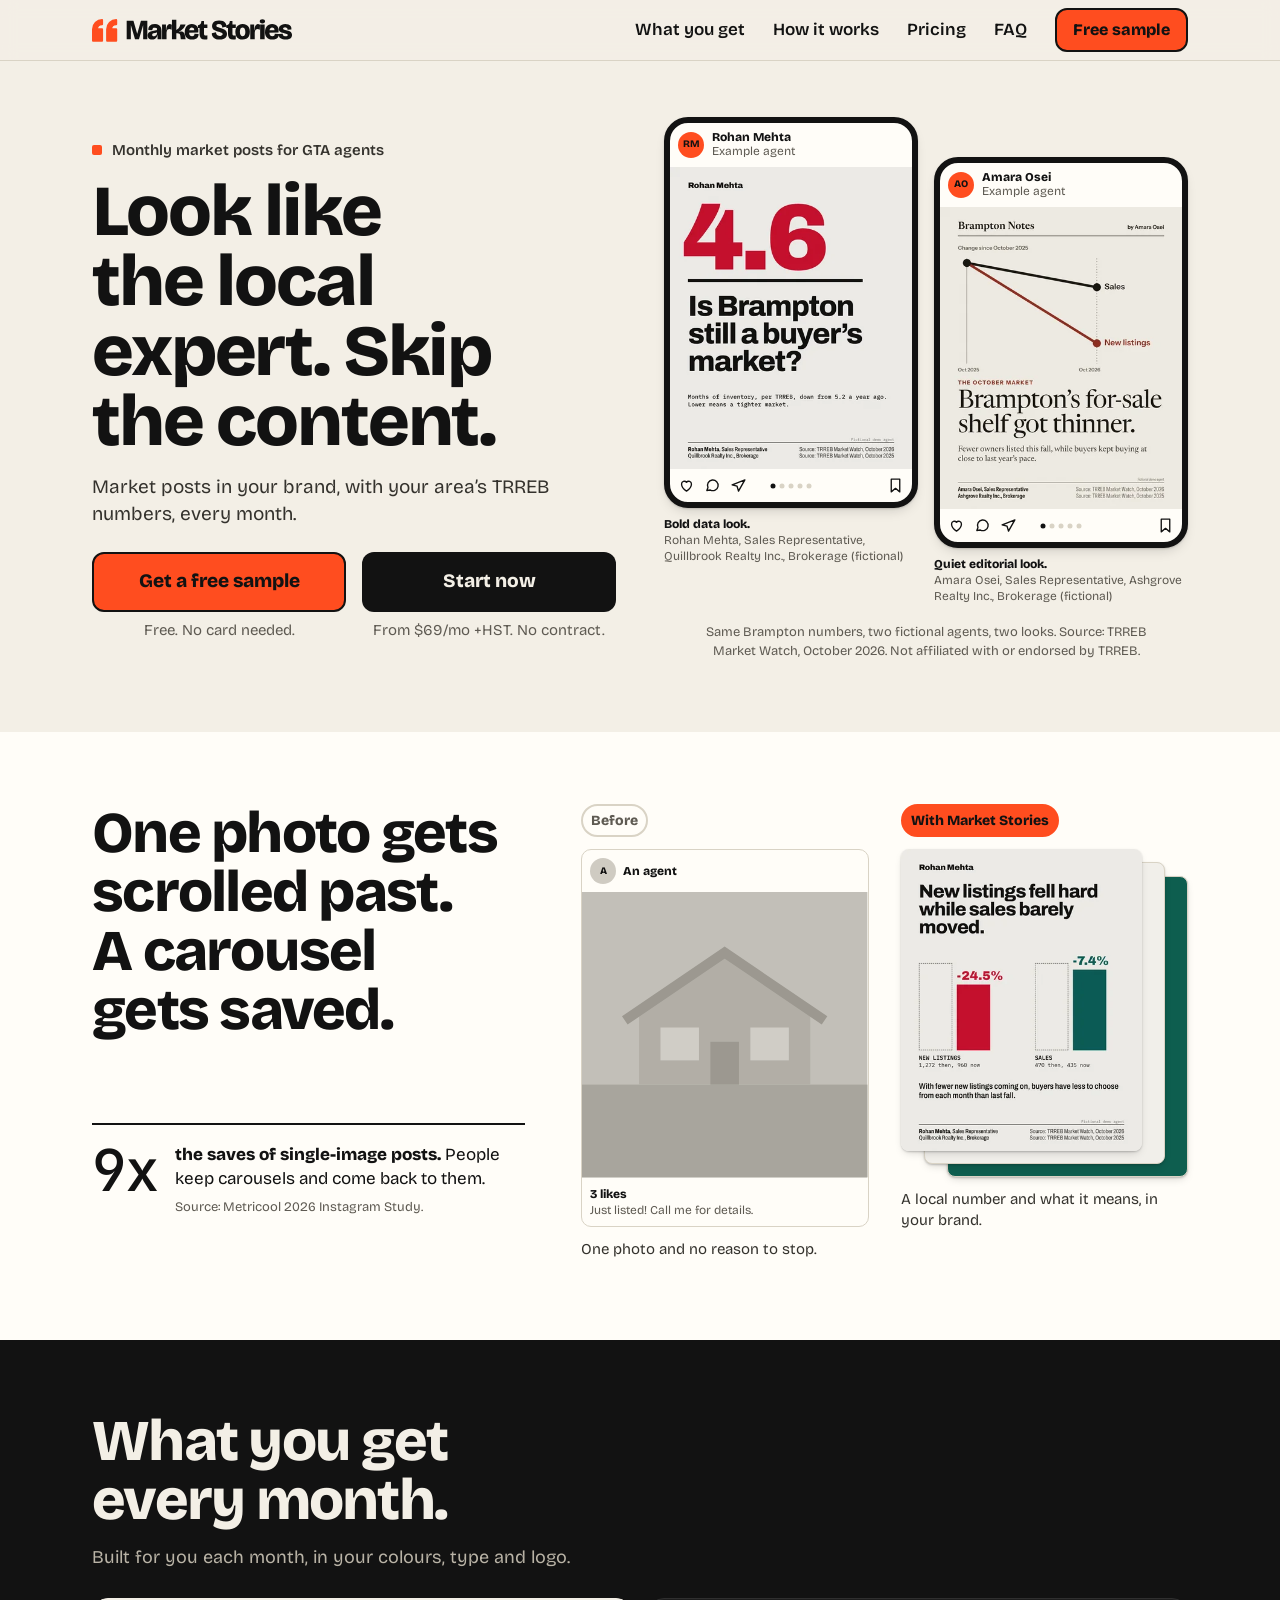
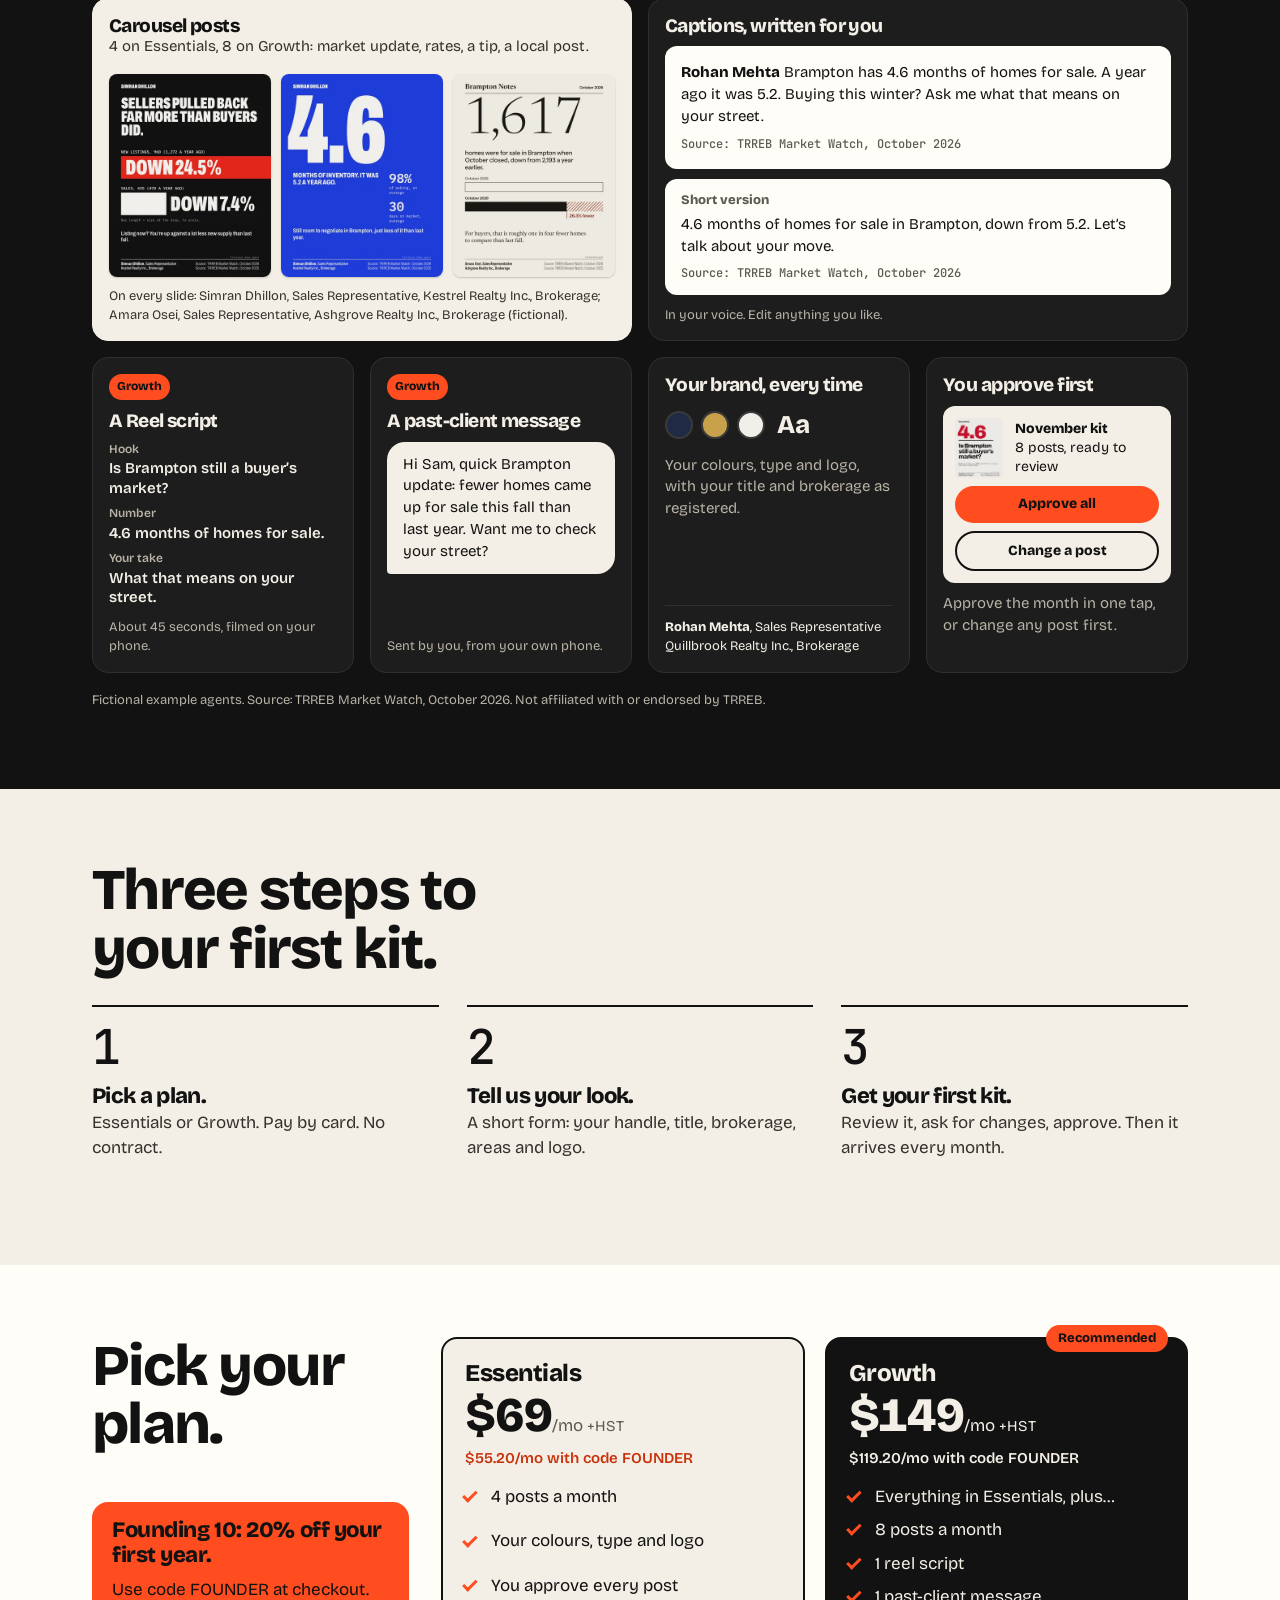
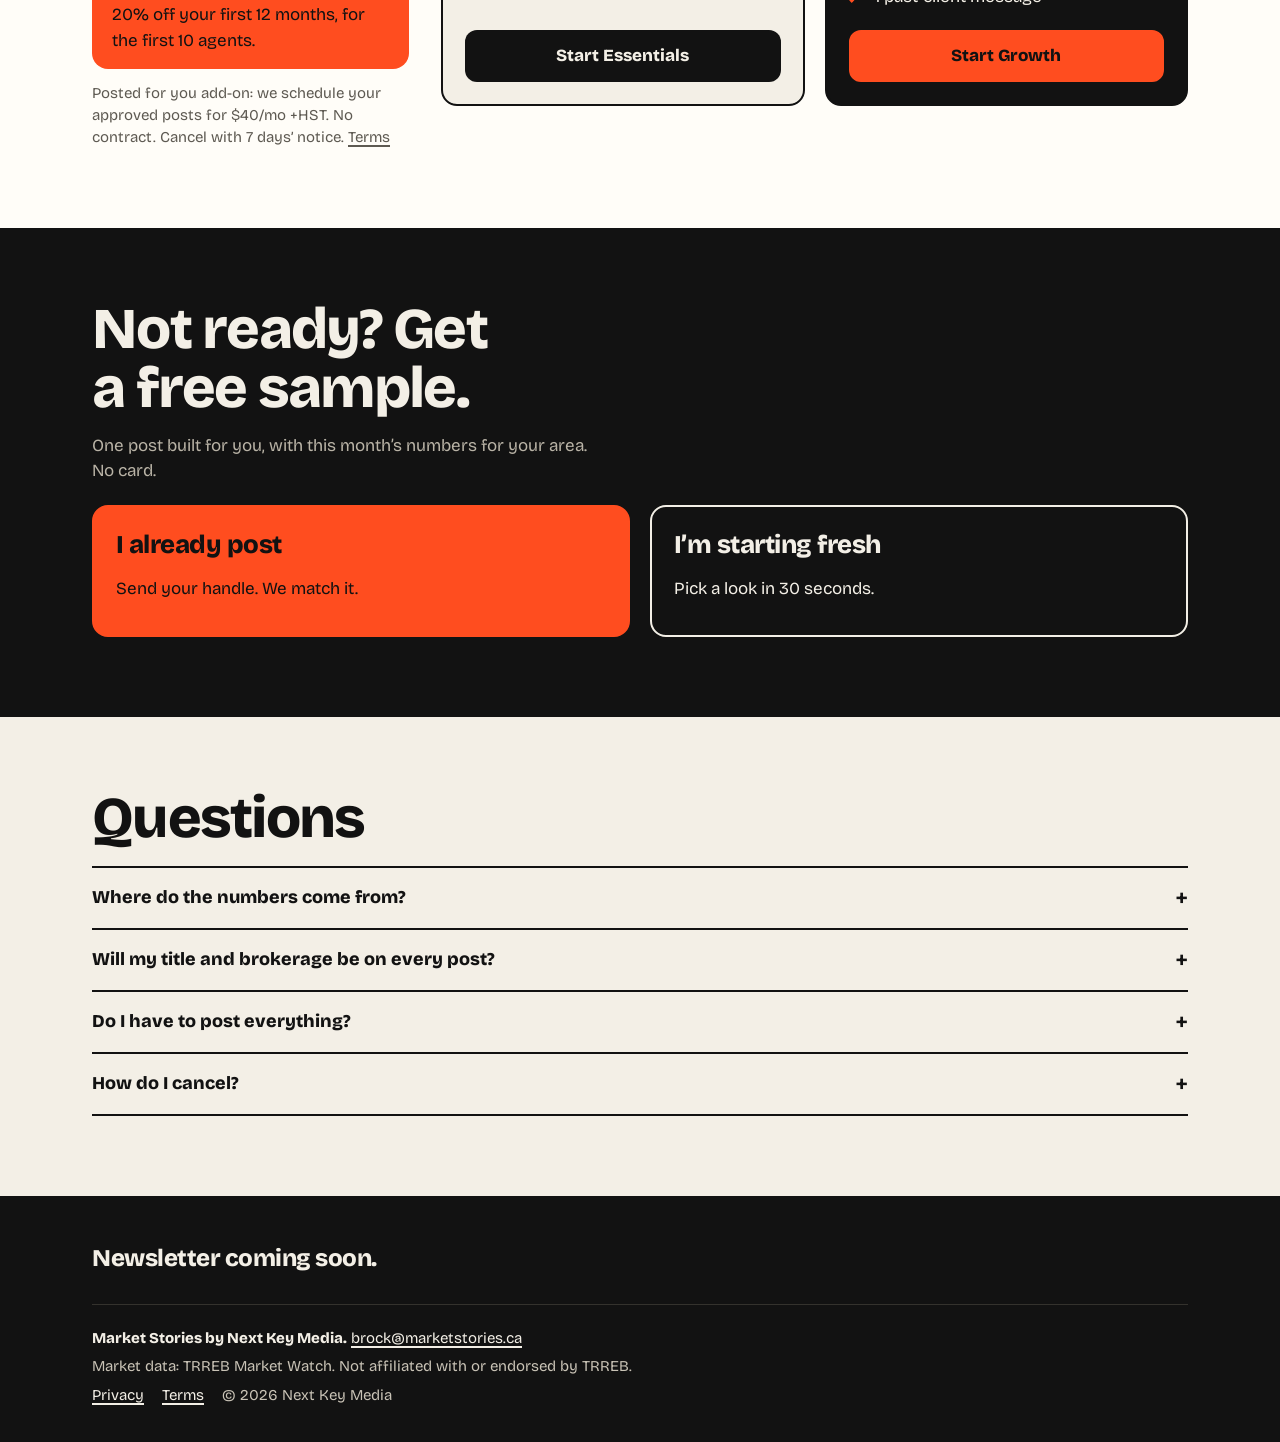
<file: index.html>
<!doctype html>
<html lang="en-CA" class="no-js">
<head>
<meta charset="utf-8">
<meta name="viewport" content="width=device-width, initial-scale=1">
<script>document.documentElement.classList.remove("no-js")</script>
<title>Market Stories | Look like the local expert. Skip the content</title>
<meta name="description" content="Monthly market posts for GTA agents, built in your colours, type and logo, with TRREB numbers for your area. You approve every post. Free sample.">
<link rel="canonical" href="https://marketstories.ca/">
<meta name="theme-color" content="#F3EFE6">
<meta property="og:type" content="website">
<meta property="og:locale" content="en_CA">
<meta property="og:site_name" content="Market Stories">
<meta property="og:url" content="https://marketstories.ca/">
<meta property="og:title" content="Look like the local expert. Skip the content.">
<meta property="og:description" content="Monthly market posts for GTA agents, in your own brand. You approve every post.">
<meta property="og:image" content="https://marketstories.ca/og-image.png">
<meta property="og:image:width" content="1200">
<meta property="og:image:height" content="630">
<meta property="og:image:alt" content="Market Stories: example market posts for fictional demo agents.">
<meta name="twitter:card" content="summary_large_image">
<link rel="icon" href="/favicon.ico" sizes="any">
<link rel="icon" href="/favicon-32.svg" type="image/svg+xml">
<link rel="apple-touch-icon" href="/apple-touch-icon.png">
<link rel="manifest" href="/site.webmanifest">
<link rel="preload" href="/assets/fonts/bricolage-grotesque-latin-800-normal.woff2" as="font" type="font/woff2" crossorigin>
<link rel="stylesheet" href="/assets/css/site.css">
<link rel="stylesheet" href="/assets/css/v7.css">
<script id="ms-config" type="application/json">{"TALLY_FORM_ID": "LD788l", "CONTACT_EMAIL": "brock@marketstories.ca", "VIBES": {"luxury": ["serif", "navy"], "local": ["modern", "sand"], "data": ["bold", "lime"], "minimal": ["modern", "white"]}, "PALETTES": {"navy": ["#1F2A44", "#F6F1E7", "#D4B062"], "forest": ["#1E3B2F", "#F4EFE3", "#D9B26F"], "sand": ["#EFE6D8", "#2E241D", "#B4532F"], "white": ["#FFFFFF", "#14213D", "#2F5BEA"], "blush": ["#262626", "#F7EDE8", "#E8A598"], "lime": ["#0F0F0F", "#F2F2F2", "#C8F560"]}}</script>
<script src="/assets/js/site.js" defer></script>
<script src="/assets/js/v7.js" defer></script>
</head>
<body class="v7">
<a class="skip" href="#main">Skip to content</a>

<header class="nav" id="top">
  <div class="wrap nav__in">
    <a class="nav__logo" href="/#top" aria-label="Market Stories, back to top">
      <img src="/assets/brand/logo-horizontal-light.svg" alt="Market Stories" width="722" height="86">
    </a>
    <nav class="nav__links" aria-label="Main">
      <a href="#kit">What you get</a><a href="#how">How it works</a><a href="#plans">Pricing</a><a href="#faq">FAQ</a>
    </nav>
    <a class="btn btn--signal btn--sm" href="#start">Free sample</a>
  </div>
</header>

<main id="main">

<section class="hx" aria-labelledby="hero-h">
  <div class="wrap hx__in">
    <div class="hx__copy">
      <p class="kick">Monthly market posts for GTA agents</p>
      <h1 id="hero-h">Look like the local expert. Skip the content.</h1>
      <p class="hx__lede">Market posts in your brand, with your area’s TRREB numbers, every month.</p>
      <div class="hero__end">
        <div class="choose" role="group" aria-label="Two ways to start">
      <div class="choose__opt">
        <a class="btn btn--signal btn--block" href="#start">Get a free sample</a>
        <p class="choose__note"><span>Free.</span> <span>No card needed.</span></p>
      </div>
      <div class="choose__opt">
        <a class="btn btn--ink btn--block" href="#plans">Start now</a>
        <p class="choose__note"><span>From $69/mo +HST.</span> <span>No contract.</span></p>
      </div>
    </div>
      </div>
    </div>
    <div class="hx__stage">
      <div class="hx__pair">
      <figure class="phone phone--front">
      <div class="phone__scr">
        <div class="ig__top"><span class="ig__av" aria-hidden="true">RM</span><span class="ig__who"><b>Rohan Mehta</b><small>Example agent</small></span></div>
        <ul class="ig__car" role="list" tabindex="0" aria-label="Example carousel for fictional agent Rohan Mehta. Swipe for more."><li><img src="/assets/v7/rohan-1-720.webp" srcset="/assets/v7/rohan-1-400.webp 400w, /assets/v7/rohan-1-720.webp 720w" sizes="(min-width: 960px) 290px, 60vw" width="720" height="900" loading="eager" fetchpriority="high" decoding="async" alt="Example post for fictional agent Rohan Mehta, slide 1 of 5: Is Brampton still a buyer’s market? 4.6 months of inventory, down from 5.2 a year ago."></li><li><img src="/assets/v7/rohan-2-720.webp" srcset="/assets/v7/rohan-2-400.webp 400w, /assets/v7/rohan-2-720.webp 720w" sizes="(min-width: 960px) 290px, 60vw" width="720" height="900" loading="eager" decoding="async" alt="Example post for fictional agent Rohan Mehta, slide 2 of 5: New listings fell hard while sales barely moved: new listings down 24.5 percent, sales down 7.4 percent."></li><li><img src="/assets/v7/rohan-3-720.webp" srcset="/assets/v7/rohan-3-400.webp 400w, /assets/v7/rohan-3-720.webp 720w" sizes="(min-width: 960px) 290px, 60vw" width="720" height="900" loading="eager" decoding="async" alt="Example post for fictional agent Rohan Mehta, slide 3 of 5: One year, two piles of homes for sale: 2,193 in October 2025, 1,617 in October 2026."></li><li><img src="/assets/v7/rohan-4-720.webp" srcset="/assets/v7/rohan-4-400.webp 400w, /assets/v7/rohan-4-720.webp 720w" sizes="(min-width: 960px) 290px, 60vw" width="720" height="900" loading="eager" decoding="async" alt="Example post for fictional agent Rohan Mehta, slide 4 of 5: What buyers paid against asking: 98 percent, 30 days on market on average."></li><li><img src="/assets/v7/rohan-5-720.webp" srcset="/assets/v7/rohan-5-400.webp 400w, /assets/v7/rohan-5-720.webp 720w" sizes="(min-width: 960px) 290px, 60vw" width="720" height="900" loading="eager" decoding="async" alt="Example post for fictional agent Rohan Mehta, slide 5 of 5: Been refreshing Brampton listings all fall? Send this to your house-hunting partner."></li></ul>
        <div class="ig__bar"><svg viewBox="0 0 24 24" aria-hidden="true"><path d="M12 20s-7-4.4-7-10a4 4 0 0 1 7-2.6A4 4 0 0 1 19 10c0 5.6-7 10-7 10z"/></svg><svg viewBox="0 0 24 24" aria-hidden="true"><path d="M4 19l1.6-4.2A7.5 7.5 0 1 1 9 18.4z"/></svg><svg viewBox="0 0 24 24" aria-hidden="true"><path d="M21 4L3 11l7 2 2 7z"/></svg><svg class="ig__save" viewBox="0 0 24 24" aria-hidden="true"><path d="M6 3h12v18l-6-5-6 5z"/></svg><span class="ig__dots" aria-hidden="true"><i></i><i></i><i></i><i></i><i></i></span></div>
      </div>
      <figcaption><b>Bold data look.</b> Rohan Mehta, Sales Representative, Quillbrook Realty Inc., Brokerage (fictional)</figcaption>
    </figure>
      <figure class="phone phone--back">
      <div class="phone__scr">
        <div class="ig__top"><span class="ig__av" aria-hidden="true">AO</span><span class="ig__who"><b>Amara Osei</b><small>Example agent</small></span></div>
        <ul class="ig__car" role="list" tabindex="0" aria-label="Example carousel for fictional agent Amara Osei. Swipe for more."><li><img src="/assets/v7/amara-1-720.webp" srcset="/assets/v7/amara-1-400.webp 400w, /assets/v7/amara-1-720.webp 720w" sizes="(min-width: 960px) 290px, 60vw" width="720" height="900" loading="eager" decoding="async" alt="Example post for fictional agent Amara Osei, slide 1 of 5: Brampton’s for-sale shelf got thinner. Slope chart of sales and new listings since October 2025."></li><li><img src="/assets/v7/amara-2-720.webp" srcset="/assets/v7/amara-2-400.webp 400w, /assets/v7/amara-2-720.webp 720w" sizes="(min-width: 960px) 290px, 60vw" width="720" height="900" loading="eager" decoding="async" alt="Example post for fictional agent Amara Osei, slide 2 of 5: 1,617 homes were for sale in Brampton when October closed, down from 2,193 a year earlier."></li><li><img src="/assets/v7/amara-3-720.webp" srcset="/assets/v7/amara-3-400.webp 400w, /assets/v7/amara-3-720.webp 720w" sizes="(min-width: 960px) 290px, 60vw" width="720" height="900" loading="eager" decoding="async" alt="Example post for fictional agent Amara Osei, slide 3 of 5: New listings fell three times faster than sales: 435 sales, down 7.4 percent; 960 new listings, down 24.5 percent."></li><li><img src="/assets/v7/amara-4-720.webp" srcset="/assets/v7/amara-4-400.webp 400w, /assets/v7/amara-4-720.webp 720w" sizes="(min-width: 960px) 290px, 60vw" width="720" height="900" loading="eager" decoding="async" alt="Example post for fictional agent Amara Osei, slide 4 of 5: 4.6 months of inventory, down from 5.2. 98 percent of asking price and 30 days on market, on average."></li><li><img src="/assets/v7/amara-5-720.webp" srcset="/assets/v7/amara-5-400.webp 400w, /assets/v7/amara-5-720.webp 720w" sizes="(min-width: 960px) 290px, 60vw" width="720" height="900" loading="eager" decoding="async" alt="Example post for fictional agent Amara Osei, slide 5 of 5: Planning a move in 2027? Let’s talk about your home type."></li></ul>
        <div class="ig__bar"><svg viewBox="0 0 24 24" aria-hidden="true"><path d="M12 20s-7-4.4-7-10a4 4 0 0 1 7-2.6A4 4 0 0 1 19 10c0 5.6-7 10-7 10z"/></svg><svg viewBox="0 0 24 24" aria-hidden="true"><path d="M4 19l1.6-4.2A7.5 7.5 0 1 1 9 18.4z"/></svg><svg viewBox="0 0 24 24" aria-hidden="true"><path d="M21 4L3 11l7 2 2 7z"/></svg><svg class="ig__save" viewBox="0 0 24 24" aria-hidden="true"><path d="M6 3h12v18l-6-5-6 5z"/></svg><span class="ig__dots" aria-hidden="true"><i></i><i></i><i></i><i></i><i></i></span></div>
      </div>
      <figcaption><b>Quiet editorial look.</b> Amara Osei, Sales Representative, Ashgrove Realty Inc., Brokerage (fictional)</figcaption>
    </figure>
      </div>
      <p class="hx__note">Same Brampton numbers, two fictional agents, two looks. Source: TRREB Market Watch, October 2026. Not affiliated with or endorsed by TRREB.</p>
    </div>
  </div>
</section>

<section class="ba" id="examples" aria-labelledby="ba-h">
  <div class="wrap">
    <h2 id="ba-h">One photo gets scrolled past. A carousel gets&nbsp;saved.</h2>
    <div class="ba__grid">
      <figure class="ba__side ba__side--before">
        <p class="ba__tag">Before</p>
        <div class="tired">
          <div class="tired__top"><span class="ig__av ig__av--grey" aria-hidden="true">A</span><b>An agent</b></div>
          <svg class="tired__img" viewBox="0 0 400 400" role="img" aria-label="A dim, flat phone photo of a house">
  <rect width="400" height="400" fill="#B9B6AE"/><rect y="270" width="400" height="130" fill="#9C998F"/>
  <path d="M80 270V170l120-80 120 80v100z" fill="#A7A39A"/><path d="M60 180l140-95 140 95" fill="none" stroke="#8E8A80" stroke-width="14"/>
  <rect x="110" y="190" width="54" height="46" fill="#C9C6BE"/><rect x="236" y="190" width="54" height="46" fill="#C9C6BE"/>
  <rect x="180" y="210" width="40" height="60" fill="#8E8A80"/><rect width="400" height="400" fill="#fff" opacity=".12"/>
</svg>
          <p class="tired__cap"><b>3 likes</b> Just listed! Call me for details.</p>
        </div>
        <figcaption>One photo and no reason to stop.</figcaption>
      </figure>
      <figure class="ba__side ba__side--after">
        <p class="ba__tag ba__tag--on">With Market Stories</p>
        <ul class="fan" role="list"><li class="fan__edge fan__edge--2" aria-hidden="true"></li><li class="fan__edge fan__edge--1" aria-hidden="true"></li><li class="fan__front"><img src="/assets/v7/rohan-2-720.webp" srcset="/assets/v7/rohan-2-400.webp 400w, /assets/v7/rohan-2-720.webp 720w" sizes="(min-width: 960px) 240px, 40vw" width="720" height="900" loading="lazy" decoding="async" alt="Fictional agent Rohan Mehta, carousel slide 2 of 5: New listings fell hard while sales barely moved: new listings down 24.5 percent, sales down 7.4 percent."></li></ul>
        <figcaption>A local number and what it means, in your brand.</figcaption>
      </figure>
    </div>
    <div class="ba__stat">
      <p class="fig">9x</p>
      <p><b>the saves of single-image posts.</b> People keep carousels and come back to them.</p>
      <p class="src">Source: Metricool 2026 Instagram Study.</p>
    </div>
  </div>
</section>

<section class="kit" id="kit" aria-labelledby="kit-h">
  <div class="wrap">
    <h2 id="kit-h">What you get every month.</h2>
    <p class="sec__lede">Built for you each month, in your colours, type and logo.</p>
    <div class="bento">
      <article class="bt bt--posts">
        <div class="bt__txt"><h3>Carousel posts</h3><p>4 on Essentials, 8 on Growth: market update, rates, a tip, a local&nbsp;post.</p></div>
        <ul class="bt__stack" role="list">
          <li><img src="/assets/v7/simran-3-720.webp" srcset="/assets/v7/simran-3-400.webp 400w, /assets/v7/simran-3-720.webp 720w" sizes="(min-width: 960px) 220px, 38vw" width="720" height="900" loading="lazy" decoding="async" alt="Example slide, fictional agent Simran Dhillon: sellers pulled back far more than buyers did. New listings down 24.5 percent, sales down 7.4 percent."></li>
          <li><img src="/assets/v7/simran-4-720.webp" srcset="/assets/v7/simran-4-400.webp 400w, /assets/v7/simran-4-720.webp 720w" sizes="(min-width: 960px) 220px, 38vw" width="720" height="900" loading="lazy" decoding="async" alt="Example slide, fictional agent Simran Dhillon: 4.6 months of inventory, it was 5.2 a year ago."></li>
          <li><img src="/assets/v7/amara-2-720.webp" srcset="/assets/v7/amara-2-400.webp 400w, /assets/v7/amara-2-720.webp 720w" sizes="(min-width: 960px) 220px, 38vw" width="720" height="900" loading="lazy" decoding="async" alt="Example slide, fictional agent Amara Osei: 1,617 homes for sale in Brampton when October closed."></li>
        </ul>
        <p class="bt__who">On every slide: Simran Dhillon, Sales Representative, Kestrel Realty Inc., Brokerage; Amara Osei, Sales Representative, Ashgrove Realty Inc., Brokerage (fictional).</p>
      </article>
      <article class="bt bt--cap">
        <h3>Captions, written for you</h3>
        <div class="capcard">
          <p><b>Rohan Mehta</b> Brampton has 4.6 months of homes for sale. A year ago it was 5.2. Buying this winter? Ask me what that means on your street.</p>
          <p class="capcard__src">Source: TRREB Market Watch, October 2026</p>
        </div>
        <div class="capcard capcard--short">
          <p class="capcard__k">Short version</p>
          <p>4.6 months of homes for sale in Brampton, down from 5.2. Let’s talk about your move.</p>
          <p class="capcard__src">Source: TRREB Market Watch, October 2026</p>
        </div>
        <p class="bt__foot">In your voice. Edit anything you like.</p>
      </article>
      <article class="bt bt--reel">
        <p class="pill">Growth</p>
        <h3>A Reel script</h3>
        <div class="tele" aria-label="Example Reel script">
          <p><span>Hook</span> Is Brampton still a buyer’s market?</p>
          <p><span>Number</span> 4.6 months of homes for sale.</p>
          <p><span>Your take</span> What that means on your street.</p>
        </div>
        <p class="bt__foot">About 45 seconds, filmed on your phone.</p>
      </article>
      <article class="bt bt--msg">
        <p class="pill">Growth</p>
        <h3>A past-client message</h3>
        <p class="bubble">Hi Sam, quick Brampton update: fewer homes came up for sale this fall than last year. Want me to check your street?</p>
        <p class="bt__foot">Sent by you, from your own phone.</p>
      </article>
      <article class="bt bt--brand">
        <h3>Your brand, every time</h3>
        <div class="brandrow" aria-hidden="true"><span class="sw sw--1"></span><span class="sw sw--2"></span><span class="sw sw--3"></span><span class="aa">Aa</span></div>
        <p>Your colours, type and logo, with your title and brokerage as registered.</p>
        <p class="regbar" aria-label="Example compliance line"><b>Rohan Mehta</b>, Sales Representative<br>Quillbrook Realty Inc., Brokerage</p>
      </article>
      <article class="bt bt--ok">
        <h3>You approve first</h3>
        <div class="okmock" aria-hidden="true">
          <div class="okmock__row"><img src="/assets/v7/rohan-1-720.webp" srcset="/assets/v7/rohan-1-400.webp 400w, /assets/v7/rohan-1-720.webp 720w" sizes="64px" width="720" height="900" loading="lazy" decoding="async" alt=""><p><b>November kit</b><br>8 posts, ready to review</p></div>
          <p class="okbtn">Approve all</p>
          <p class="okbtn okbtn--ghost">Change a post</p>
        </div>
        <p>Approve the month in one tap, or change any post first.</p>
      </article>
    </div>
    <p class="fine">Fictional example agents. Source: TRREB Market Watch, October 2026. Not affiliated with or endorsed by TRREB.</p>
  </div>
</section>

<section class="how" id="how" aria-labelledby="how-h">
  <div class="wrap">
    <h2 id="how-h">Three steps to your first kit.</h2>
    <ol class="steps3">
      <li><span class="steps3__n" aria-hidden="true">1</span><h3>Pick a plan.</h3><p>Essentials or Growth. Pay by card. No contract.</p></li>
      <li><span class="steps3__n" aria-hidden="true">2</span><h3>Tell us your look.</h3><p>A short form: your handle, title, brokerage, areas and logo.</p></li>
      <li><span class="steps3__n" aria-hidden="true">3</span><h3>Get your first kit.</h3><p>Review it, ask for changes, approve. Then it arrives every&nbsp;month.</p></li>
    </ol>
  </div>
</section>

<section class="plans" id="plans" aria-labelledby="plans-h">
  <div class="wrap">
    <h2 id="plans-h">Pick your plan.</h2>
    <div class="founding">
      <p class="founding__h">Founding 10: 20% off your first year.</p>
      <p>Use code FOUNDER at checkout. 20% off your first 12 months, for the first 10 agents.</p>
    </div>
    <div class="plans__grid">
      <article class="plan" aria-labelledby="p-essentials">
        <h3 id="p-essentials">Essentials</h3>
        <p class="plan__price"><span>$69</span>/mo <small>+HST</small></p>
        <p class="plan__fd">$55.20/mo with code FOUNDER</p>
        <ul><li>4 posts a month</li><li>Your colours, type and logo</li><li>You approve every post</li></ul>
        <a class="btn btn--ink btn--block" href="https://buy.stripe.com/aFa5kC6isdZq4bh0Pl7kc0X">Start Essentials</a>
      </article>
      <article class="plan plan--hot" aria-labelledby="p-growth">
        <h3 id="p-growth">Growth</h3><p class="plan__tag">Recommended</p>
        <p class="plan__price"><span>$149</span>/mo <small>+HST</small></p>
        <p class="plan__fd">$119.20/mo with code FOUNDER</p>
        <ul><li>Everything in Essentials, plus…</li><li>8 posts a month</li><li>1 reel script</li><li>1 past-client message</li></ul>
        <a class="btn btn--signal btn--block" href="https://buy.stripe.com/00wcN4gX6f3u8rxeGb7kc0Y">Start Growth</a>
      </article>
    </div>
    <p class="micro">Posted for you add-on: we schedule your approved posts for $40/mo +HST. No contract. Cancel with 7 days’ notice. <a href="/terms.html">Terms</a></p>
  </div>
</section>

<section class="ways" id="start" aria-labelledby="ways-h">
  <div class="wrap">
    <h2 id="ways-h">Not ready? Get a free sample.</h2>
    <p class="ways__lede">One post built for you, with this month’s numbers for your area. No card.</p>
    <div class="ways__grid">
      <button class="way way--signal" type="button" data-choice="Free sample: match my feed" data-path="feed">
        <span class="way__tag">I already post</span>
        <span class="way__line">Send your handle. We match it.</span>
      </button>
      <button class="way" type="button" data-open="vibe-dialog">
        <span class="way__tag">I’m starting fresh</span>
        <span class="way__line">Pick a look in 30 seconds.</span>
      </button>
    </div>
  </div>
</section>

<section class="faq" id="faq" aria-labelledby="faq-h">
  <div class="wrap">
    <h2 id="faq-h">Questions</h2>
    <details><summary>Where do the numbers come from?</summary><p>TRREB’s monthly Market Watch report. Every post with a figure carries the line “Source: TRREB Market Watch, [Month Year]”.</p></details>
    <details><summary>Will my title and brokerage be on every post?</summary><p>Yes, exactly as registered. Ontario advertising rules ask for it, so it’s built into every layout.</p></details>
    <details><summary>Do I have to post everything?</summary><p>No. You can skip or change any post, and nothing is used until you approve it.</p></details>
    <details><summary>How do I cancel?</summary><p>Give us 7 days’ notice before your next billing date and you won’t be billed again. Email <a href="mailto:brock@marketstories.ca">brock@marketstories.ca</a>.</p></details>
  </div>
</section>

</main>

<footer class="footer">
  <div class="wrap">
    <div class="news">
      <p class="news__h">Newsletter coming soon.</p>
    </div>
    <div class="footer__legal">
      <p><strong>Market Stories by Next Key Media.</strong> <a href="mailto:brock@marketstories.ca">brock@marketstories.ca</a></p>
      <p class="muted">Market data: TRREB Market Watch. Not affiliated with or endorsed by TRREB.</p>
      <p class="muted footer__links"><a href="/privacy.html">Privacy</a> <a href="/terms.html">Terms</a> <span>© 2026 Next Key Media</span></p>
    </div>
  </div>
</footer>
<dialog class="pick" id="vibe-dialog" aria-labelledby="pick-h">
  <form method="dialog" class="pick__in">
    <h2 id="pick-h">Pick a look.</h2>
    <div class="pick__grid">
    <div class="pv pv--empty" aria-live="polite"><p class="pv__k">GTA, Oct</p><p class="pv__n">5,603</p><p class="pv__l">Homes sold across the GTA.</p><p class="pv__hint">Your look shows here as you pick.</p></div>
    <div class="pick__opts">
    <fieldset><legend>Feel</legend><div class="chips" data-key="vibe"><button type="button" class="chip" data-v="luxury" aria-pressed="false">Luxury</button><button type="button" class="chip" data-v="local" aria-pressed="false">Friendly local</button><button type="button" class="chip" data-v="data" aria-pressed="false">Bold data</button><button type="button" class="chip" data-v="minimal" aria-pressed="false">Minimal</button></div></fieldset>
    <fieldset><legend>Type</legend><div class="chips" data-key="font"><button type="button" class="chip chip--serif" data-v="serif" aria-pressed="false">Classic serif</button><button type="button" class="chip chip--modern" data-v="modern" aria-pressed="false">Clean modern</button><button type="button" class="chip chip--bold" data-v="bold" aria-pressed="false">Bold</button></div></fieldset>
    <fieldset><legend>Colours</legend><div class="chips" data-key="palette"><button type="button" class="chip chip--sw" data-v="navy" aria-pressed="false"><i style="background:var(--pal-navy-bg)"></i><i style="background:var(--pal-navy-ac)"></i><span class="sr">Navy and gold</span></button><button type="button" class="chip chip--sw" data-v="forest" aria-pressed="false"><i style="background:var(--pal-forest-bg)"></i><i style="background:var(--pal-forest-ac)"></i><span class="sr">Forest and cream</span></button><button type="button" class="chip chip--sw" data-v="sand" aria-pressed="false"><i style="background:var(--pal-sand-bg)"></i><i style="background:var(--pal-sand-ac)"></i><span class="sr">Sand and terracotta</span></button><button type="button" class="chip chip--sw" data-v="white" aria-pressed="false"><i style="background:var(--pal-white-bg)"></i><i style="background:var(--pal-white-ac)"></i><span class="sr">White and cobalt</span></button><button type="button" class="chip chip--sw" data-v="blush" aria-pressed="false"><i style="background:var(--pal-blush-bg)"></i><i style="background:var(--pal-blush-ac)"></i><span class="sr">Charcoal and blush</span></button><button type="button" class="chip chip--sw" data-v="lime" aria-pressed="false"><i style="background:var(--pal-lime-bg)"></i><i style="background:var(--pal-lime-ac)"></i><span class="sr">Black and lime</span></button></div></fieldset>
    </div>
    </div>
    <button class="btn btn--signal btn--block" type="button" data-choice="Free sample: starter style" data-path="vibe" disabled>Continue</button>
    <p class="micro pick__need">Pick a feel, a type and colours to continue.</p>
    <button class="pick__x" value="close" aria-label="Close">×</button>
  </form>
</dialog>
<script async src="https://tally.so/widgets/embed.js"></script>
</body>
</html>
</file>
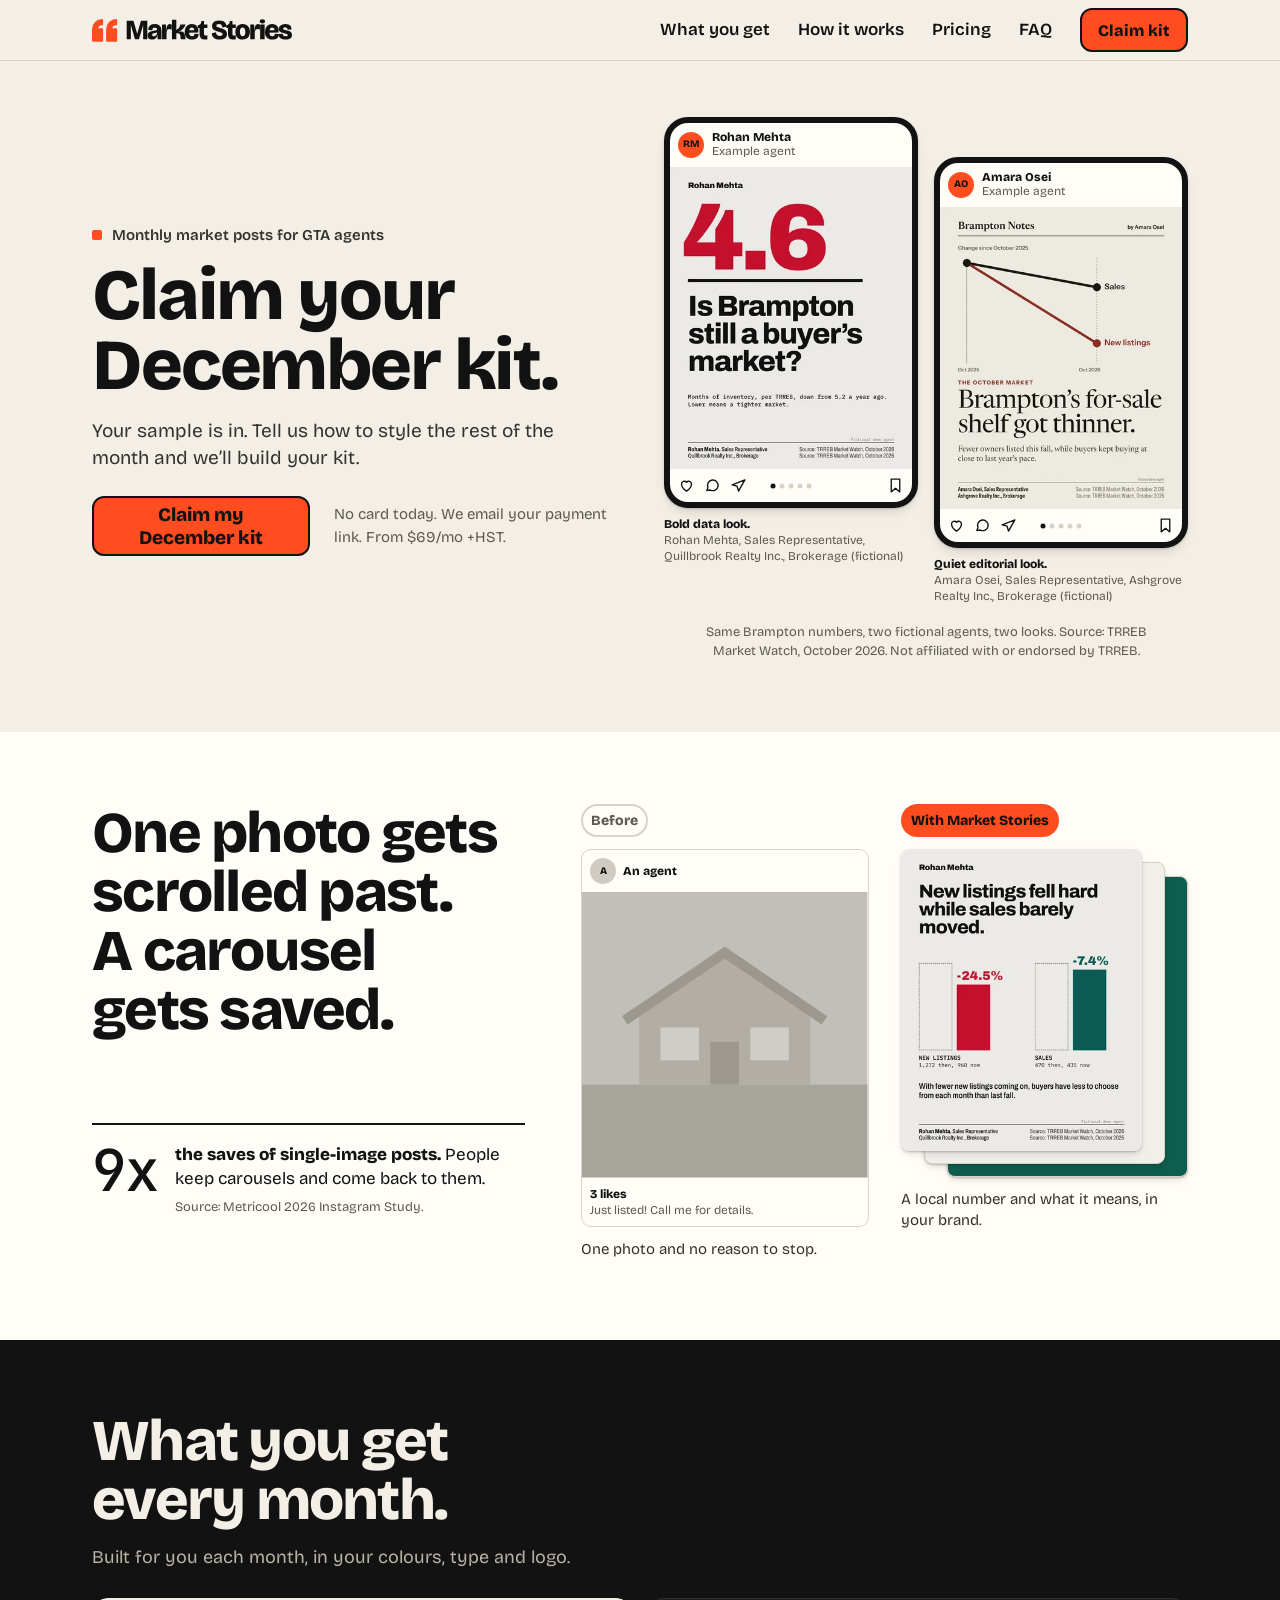
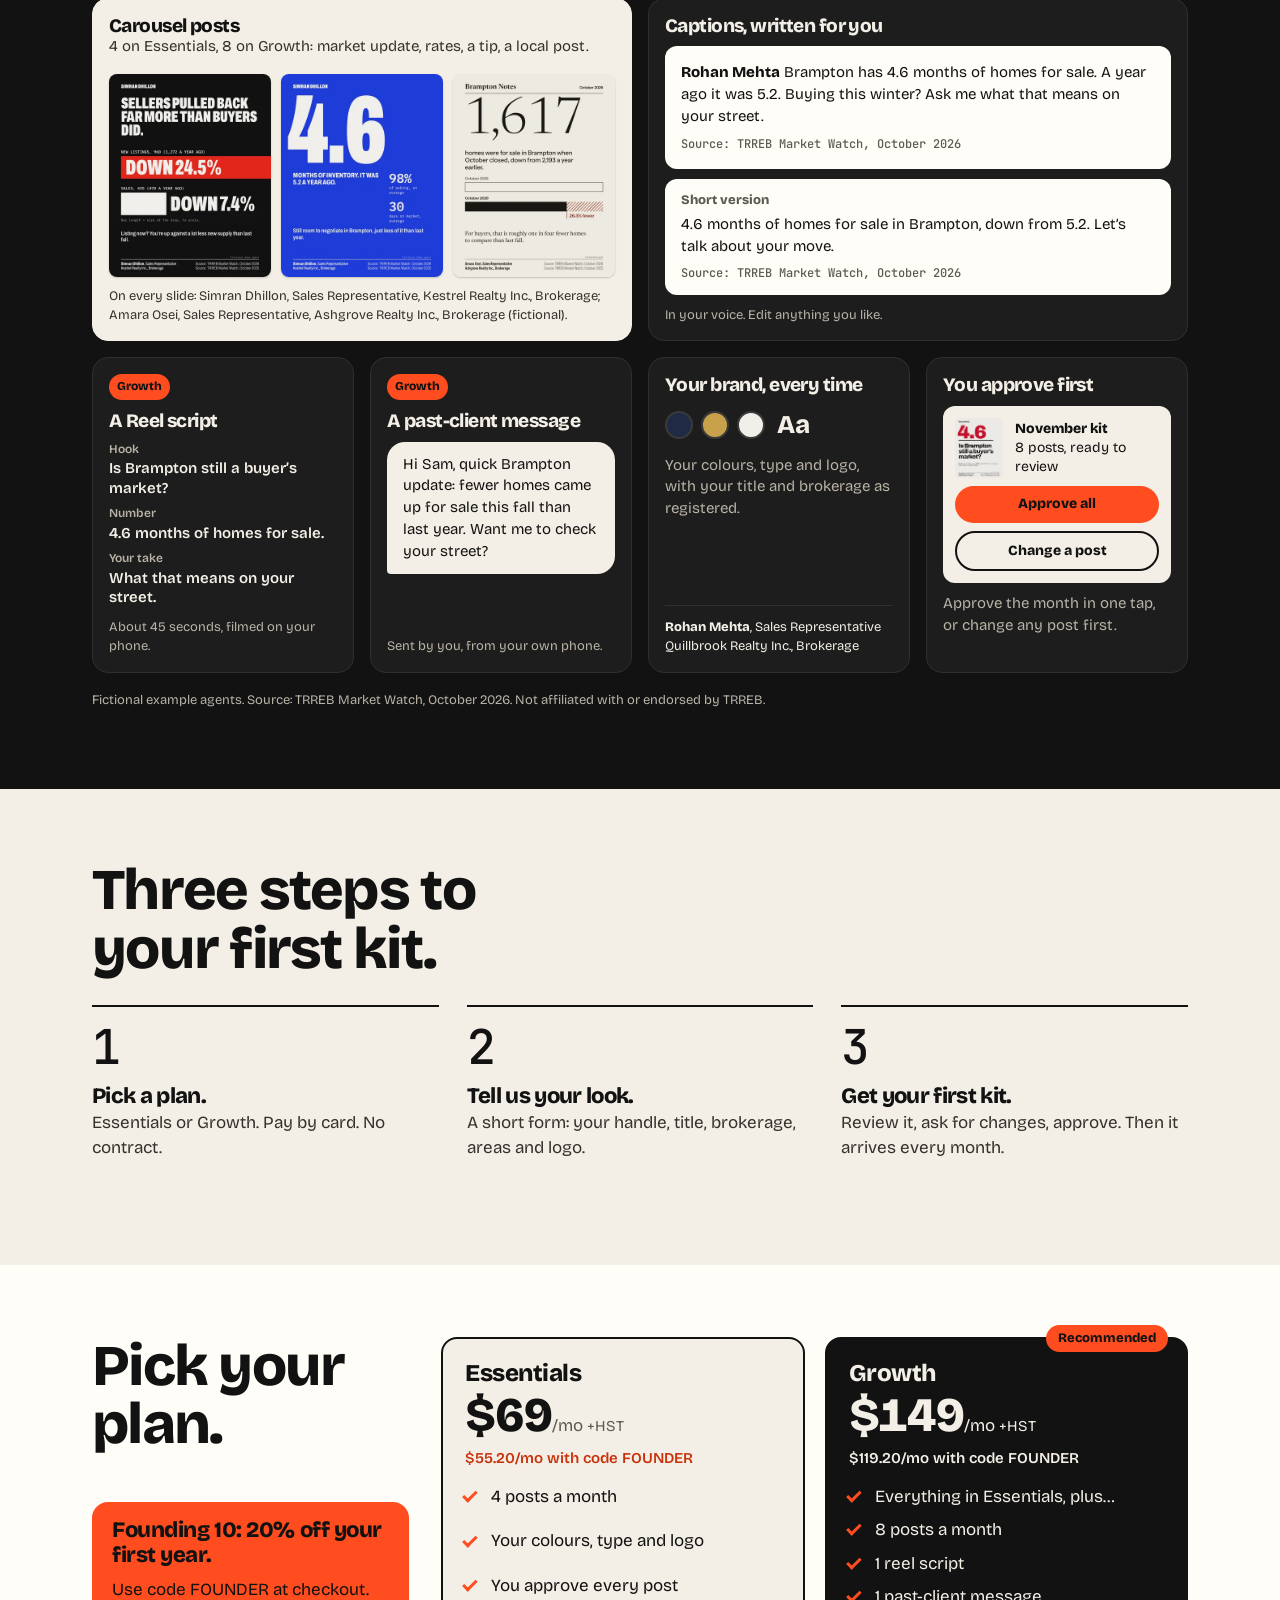
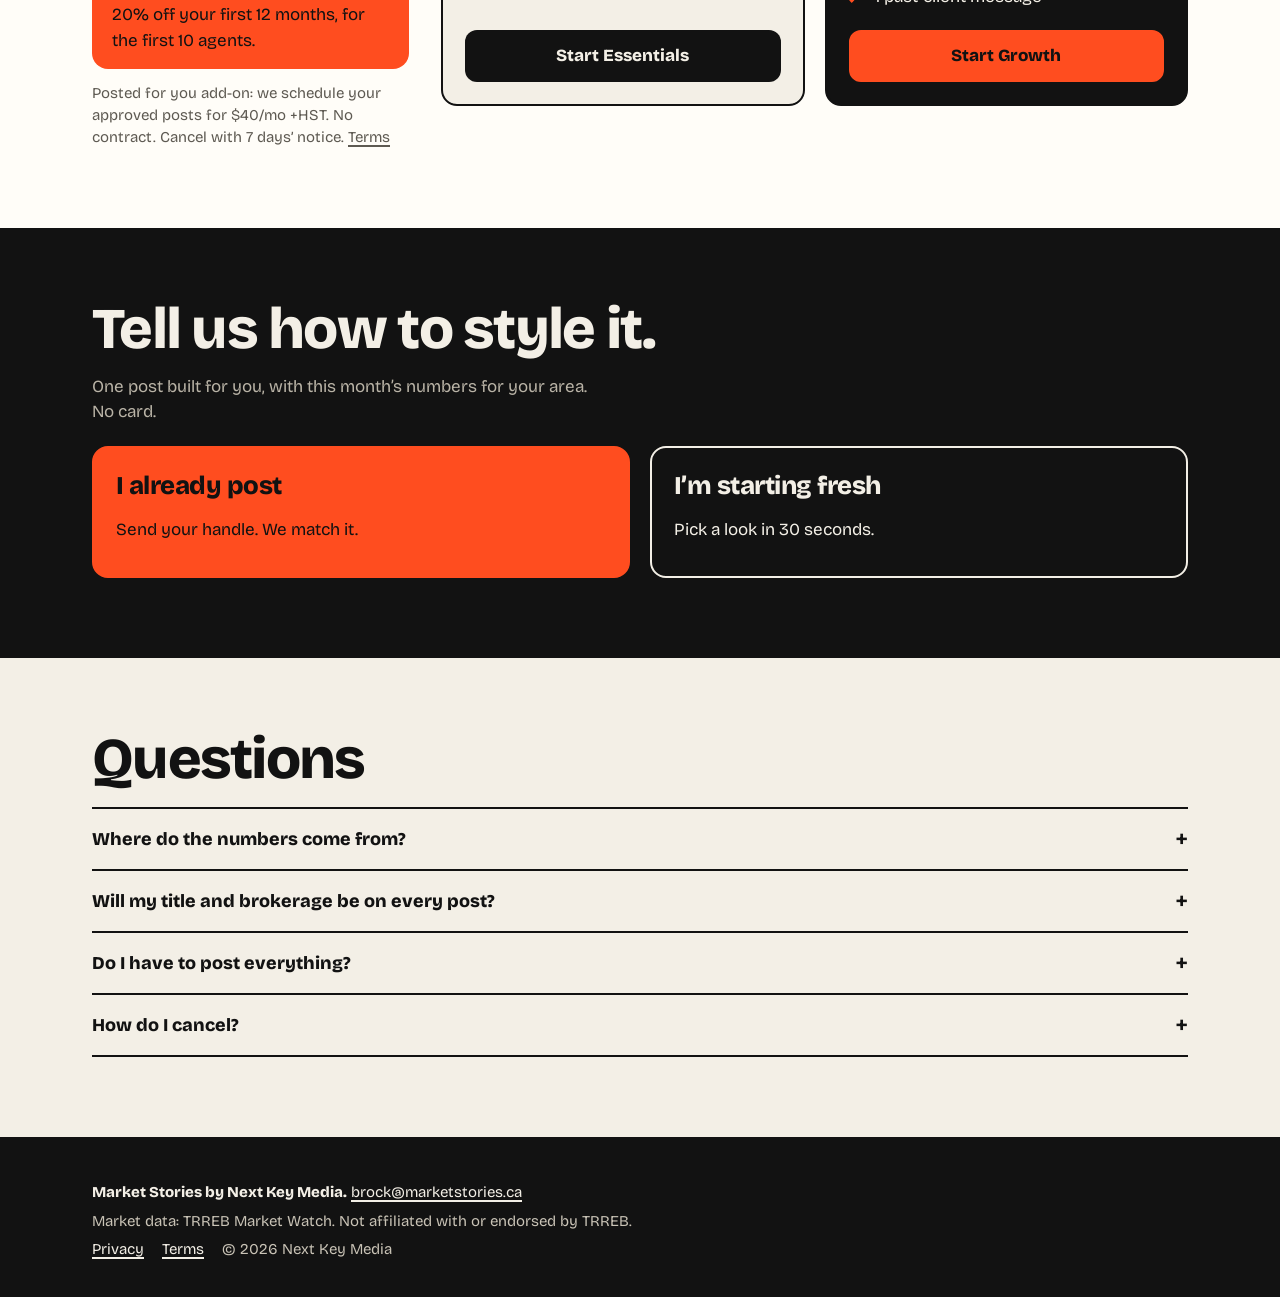
<file: claim/index.html>
<!doctype html>
<html lang="en-CA" class="no-js">
<head>
<meta charset="utf-8">
<meta name="viewport" content="width=device-width, initial-scale=1">
<script>document.documentElement.classList.remove("no-js")</script>
<title>Claim your December kit | Market Stories</title>
<meta name="description" content="Monthly market posts for GTA agents, built in your colours, type and logo, with TRREB numbers for your area. You approve every post. Free sample.">
<meta name="robots" content="noindex">
<link rel="canonical" href="https://marketstories.ca/claim/">
<meta name="theme-color" content="#F3EFE6">
<meta property="og:type" content="website">
<meta property="og:locale" content="en_CA">
<meta property="og:site_name" content="Market Stories">
<meta property="og:url" content="https://marketstories.ca/claim/">
<meta property="og:title" content="Claim your December kit.">
<meta property="og:description" content="Monthly market posts for GTA agents, in your own brand. You approve every post.">
<meta property="og:image" content="https://marketstories.ca/og-image.png">
<meta property="og:image:width" content="1200">
<meta property="og:image:height" content="630">
<meta property="og:image:alt" content="Market Stories: example market posts for fictional demo agents.">
<meta name="twitter:card" content="summary_large_image">
<link rel="icon" href="/favicon.ico" sizes="any">
<link rel="icon" href="/favicon-32.svg" type="image/svg+xml">
<link rel="apple-touch-icon" href="/apple-touch-icon.png">
<link rel="manifest" href="/site.webmanifest">
<link rel="preload" href="/assets/fonts/bricolage-grotesque-latin-800-normal.woff2" as="font" type="font/woff2" crossorigin>
<link rel="stylesheet" href="/assets/css/site.css">
<link rel="stylesheet" href="/assets/css/v7.css">
<script id="ms-config" type="application/json">{"TALLY_FORM_ID": "LD788l", "CONTACT_EMAIL": "brock@marketstories.ca", "VIBES": {"luxury": ["serif", "navy"], "local": ["modern", "sand"], "data": ["bold", "lime"], "minimal": ["modern", "white"]}, "PALETTES": {"navy": ["#1F2A44", "#F6F1E7", "#D4B062"], "forest": ["#1E3B2F", "#F4EFE3", "#D9B26F"], "sand": ["#EFE6D8", "#2E241D", "#B4532F"], "white": ["#FFFFFF", "#14213D", "#2F5BEA"], "blush": ["#262626", "#F7EDE8", "#E8A598"], "lime": ["#0F0F0F", "#F2F2F2", "#C8F560"]}}</script>
<script src="/assets/js/site.js" defer></script>
<script src="/assets/js/v7.js" defer></script>
</head>
<body class="v7">
<a class="skip" href="#main">Skip to content</a>

<header class="nav" id="top">
  <div class="wrap nav__in">
    <a class="nav__logo" href="/claim/#top" aria-label="Market Stories, back to top">
      <img src="/assets/brand/logo-horizontal-light.svg" alt="Market Stories" width="722" height="86">
    </a>
    <nav class="nav__links" aria-label="Main">
      <a href="#kit">What you get</a><a href="#how">How it works</a><a href="#plans">Pricing</a><a href="#faq">FAQ</a>
    </nav>
    <button class="btn btn--signal btn--sm" type="button" data-choice="Claim: December kit" data-path="claim">Claim kit</button>
  </div>
</header>

<main id="main">

<section class="hx" aria-labelledby="hero-h">
  <div class="wrap hx__in">
    <div class="hx__copy">
      <p class="kick">Monthly market posts for GTA agents</p>
      <h1 id="hero-h">Claim your December kit.</h1>
      <p class="hx__lede">Your sample is in. Tell us how to style the rest of the month and we’ll build your kit.</p>
      <div class="hero__end">
        <button class="btn btn--signal btn--big" type="button" data-choice="Claim: December kit" data-path="claim">Claim my December kit</button>
    <p class="micro">No card today. We email your payment link. From $69/mo +HST.</p>
      </div>
    </div>
    <div class="hx__stage">
      <div class="hx__pair">
      <figure class="phone phone--front">
      <div class="phone__scr">
        <div class="ig__top"><span class="ig__av" aria-hidden="true">RM</span><span class="ig__who"><b>Rohan Mehta</b><small>Example agent</small></span></div>
        <ul class="ig__car" role="list" tabindex="0" aria-label="Example carousel for fictional agent Rohan Mehta. Swipe for more."><li><img src="/assets/v7/rohan-1-720.webp" srcset="/assets/v7/rohan-1-400.webp 400w, /assets/v7/rohan-1-720.webp 720w" sizes="(min-width: 960px) 290px, 60vw" width="720" height="900" loading="eager" fetchpriority="high" decoding="async" alt="Example post for fictional agent Rohan Mehta, slide 1 of 5: Is Brampton still a buyer’s market? 4.6 months of inventory, down from 5.2 a year ago."></li><li><img src="/assets/v7/rohan-2-720.webp" srcset="/assets/v7/rohan-2-400.webp 400w, /assets/v7/rohan-2-720.webp 720w" sizes="(min-width: 960px) 290px, 60vw" width="720" height="900" loading="eager" decoding="async" alt="Example post for fictional agent Rohan Mehta, slide 2 of 5: New listings fell hard while sales barely moved: new listings down 24.5 percent, sales down 7.4 percent."></li><li><img src="/assets/v7/rohan-3-720.webp" srcset="/assets/v7/rohan-3-400.webp 400w, /assets/v7/rohan-3-720.webp 720w" sizes="(min-width: 960px) 290px, 60vw" width="720" height="900" loading="eager" decoding="async" alt="Example post for fictional agent Rohan Mehta, slide 3 of 5: One year, two piles of homes for sale: 2,193 in October 2025, 1,617 in October 2026."></li><li><img src="/assets/v7/rohan-4-720.webp" srcset="/assets/v7/rohan-4-400.webp 400w, /assets/v7/rohan-4-720.webp 720w" sizes="(min-width: 960px) 290px, 60vw" width="720" height="900" loading="eager" decoding="async" alt="Example post for fictional agent Rohan Mehta, slide 4 of 5: What buyers paid against asking: 98 percent, 30 days on market on average."></li><li><img src="/assets/v7/rohan-5-720.webp" srcset="/assets/v7/rohan-5-400.webp 400w, /assets/v7/rohan-5-720.webp 720w" sizes="(min-width: 960px) 290px, 60vw" width="720" height="900" loading="eager" decoding="async" alt="Example post for fictional agent Rohan Mehta, slide 5 of 5: Been refreshing Brampton listings all fall? Send this to your house-hunting partner."></li></ul>
        <div class="ig__bar"><svg viewBox="0 0 24 24" aria-hidden="true"><path d="M12 20s-7-4.4-7-10a4 4 0 0 1 7-2.6A4 4 0 0 1 19 10c0 5.6-7 10-7 10z"/></svg><svg viewBox="0 0 24 24" aria-hidden="true"><path d="M4 19l1.6-4.2A7.5 7.5 0 1 1 9 18.4z"/></svg><svg viewBox="0 0 24 24" aria-hidden="true"><path d="M21 4L3 11l7 2 2 7z"/></svg><svg class="ig__save" viewBox="0 0 24 24" aria-hidden="true"><path d="M6 3h12v18l-6-5-6 5z"/></svg><span class="ig__dots" aria-hidden="true"><i></i><i></i><i></i><i></i><i></i></span></div>
      </div>
      <figcaption><b>Bold data look.</b> Rohan Mehta, Sales Representative, Quillbrook Realty Inc., Brokerage (fictional)</figcaption>
    </figure>
      <figure class="phone phone--back">
      <div class="phone__scr">
        <div class="ig__top"><span class="ig__av" aria-hidden="true">AO</span><span class="ig__who"><b>Amara Osei</b><small>Example agent</small></span></div>
        <ul class="ig__car" role="list" tabindex="0" aria-label="Example carousel for fictional agent Amara Osei. Swipe for more."><li><img src="/assets/v7/amara-1-720.webp" srcset="/assets/v7/amara-1-400.webp 400w, /assets/v7/amara-1-720.webp 720w" sizes="(min-width: 960px) 290px, 60vw" width="720" height="900" loading="eager" decoding="async" alt="Example post for fictional agent Amara Osei, slide 1 of 5: Brampton’s for-sale shelf got thinner. Slope chart of sales and new listings since October 2025."></li><li><img src="/assets/v7/amara-2-720.webp" srcset="/assets/v7/amara-2-400.webp 400w, /assets/v7/amara-2-720.webp 720w" sizes="(min-width: 960px) 290px, 60vw" width="720" height="900" loading="eager" decoding="async" alt="Example post for fictional agent Amara Osei, slide 2 of 5: 1,617 homes were for sale in Brampton when October closed, down from 2,193 a year earlier."></li><li><img src="/assets/v7/amara-3-720.webp" srcset="/assets/v7/amara-3-400.webp 400w, /assets/v7/amara-3-720.webp 720w" sizes="(min-width: 960px) 290px, 60vw" width="720" height="900" loading="eager" decoding="async" alt="Example post for fictional agent Amara Osei, slide 3 of 5: New listings fell three times faster than sales: 435 sales, down 7.4 percent; 960 new listings, down 24.5 percent."></li><li><img src="/assets/v7/amara-4-720.webp" srcset="/assets/v7/amara-4-400.webp 400w, /assets/v7/amara-4-720.webp 720w" sizes="(min-width: 960px) 290px, 60vw" width="720" height="900" loading="eager" decoding="async" alt="Example post for fictional agent Amara Osei, slide 4 of 5: 4.6 months of inventory, down from 5.2. 98 percent of asking price and 30 days on market, on average."></li><li><img src="/assets/v7/amara-5-720.webp" srcset="/assets/v7/amara-5-400.webp 400w, /assets/v7/amara-5-720.webp 720w" sizes="(min-width: 960px) 290px, 60vw" width="720" height="900" loading="eager" decoding="async" alt="Example post for fictional agent Amara Osei, slide 5 of 5: Planning a move in 2027? Let’s talk about your home type."></li></ul>
        <div class="ig__bar"><svg viewBox="0 0 24 24" aria-hidden="true"><path d="M12 20s-7-4.4-7-10a4 4 0 0 1 7-2.6A4 4 0 0 1 19 10c0 5.6-7 10-7 10z"/></svg><svg viewBox="0 0 24 24" aria-hidden="true"><path d="M4 19l1.6-4.2A7.5 7.5 0 1 1 9 18.4z"/></svg><svg viewBox="0 0 24 24" aria-hidden="true"><path d="M21 4L3 11l7 2 2 7z"/></svg><svg class="ig__save" viewBox="0 0 24 24" aria-hidden="true"><path d="M6 3h12v18l-6-5-6 5z"/></svg><span class="ig__dots" aria-hidden="true"><i></i><i></i><i></i><i></i><i></i></span></div>
      </div>
      <figcaption><b>Quiet editorial look.</b> Amara Osei, Sales Representative, Ashgrove Realty Inc., Brokerage (fictional)</figcaption>
    </figure>
      </div>
      <p class="hx__note">Same Brampton numbers, two fictional agents, two looks. Source: TRREB Market Watch, October 2026. Not affiliated with or endorsed by TRREB.</p>
    </div>
  </div>
</section>

<section class="ba" id="examples" aria-labelledby="ba-h">
  <div class="wrap">
    <h2 id="ba-h">One photo gets scrolled past. A carousel gets&nbsp;saved.</h2>
    <div class="ba__grid">
      <figure class="ba__side ba__side--before">
        <p class="ba__tag">Before</p>
        <div class="tired">
          <div class="tired__top"><span class="ig__av ig__av--grey" aria-hidden="true">A</span><b>An agent</b></div>
          <svg class="tired__img" viewBox="0 0 400 400" role="img" aria-label="A dim, flat phone photo of a house">
  <rect width="400" height="400" fill="#B9B6AE"/><rect y="270" width="400" height="130" fill="#9C998F"/>
  <path d="M80 270V170l120-80 120 80v100z" fill="#A7A39A"/><path d="M60 180l140-95 140 95" fill="none" stroke="#8E8A80" stroke-width="14"/>
  <rect x="110" y="190" width="54" height="46" fill="#C9C6BE"/><rect x="236" y="190" width="54" height="46" fill="#C9C6BE"/>
  <rect x="180" y="210" width="40" height="60" fill="#8E8A80"/><rect width="400" height="400" fill="#fff" opacity=".12"/>
</svg>
          <p class="tired__cap"><b>3 likes</b> Just listed! Call me for details.</p>
        </div>
        <figcaption>One photo and no reason to stop.</figcaption>
      </figure>
      <figure class="ba__side ba__side--after">
        <p class="ba__tag ba__tag--on">With Market Stories</p>
        <ul class="fan" role="list"><li class="fan__edge fan__edge--2" aria-hidden="true"></li><li class="fan__edge fan__edge--1" aria-hidden="true"></li><li class="fan__front"><img src="/assets/v7/rohan-2-720.webp" srcset="/assets/v7/rohan-2-400.webp 400w, /assets/v7/rohan-2-720.webp 720w" sizes="(min-width: 960px) 240px, 40vw" width="720" height="900" loading="lazy" decoding="async" alt="Fictional agent Rohan Mehta, carousel slide 2 of 5: New listings fell hard while sales barely moved: new listings down 24.5 percent, sales down 7.4 percent."></li></ul>
        <figcaption>A local number and what it means, in your brand.</figcaption>
      </figure>
    </div>
    <div class="ba__stat">
      <p class="fig">9x</p>
      <p><b>the saves of single-image posts.</b> People keep carousels and come back to them.</p>
      <p class="src">Source: Metricool 2026 Instagram Study.</p>
    </div>
  </div>
</section>

<section class="kit" id="kit" aria-labelledby="kit-h">
  <div class="wrap">
    <h2 id="kit-h">What you get every month.</h2>
    <p class="sec__lede">Built for you each month, in your colours, type and logo.</p>
    <div class="bento">
      <article class="bt bt--posts">
        <div class="bt__txt"><h3>Carousel posts</h3><p>4 on Essentials, 8 on Growth: market update, rates, a tip, a local&nbsp;post.</p></div>
        <ul class="bt__stack" role="list">
          <li><img src="/assets/v7/simran-3-720.webp" srcset="/assets/v7/simran-3-400.webp 400w, /assets/v7/simran-3-720.webp 720w" sizes="(min-width: 960px) 220px, 38vw" width="720" height="900" loading="lazy" decoding="async" alt="Example slide, fictional agent Simran Dhillon: sellers pulled back far more than buyers did. New listings down 24.5 percent, sales down 7.4 percent."></li>
          <li><img src="/assets/v7/simran-4-720.webp" srcset="/assets/v7/simran-4-400.webp 400w, /assets/v7/simran-4-720.webp 720w" sizes="(min-width: 960px) 220px, 38vw" width="720" height="900" loading="lazy" decoding="async" alt="Example slide, fictional agent Simran Dhillon: 4.6 months of inventory, it was 5.2 a year ago."></li>
          <li><img src="/assets/v7/amara-2-720.webp" srcset="/assets/v7/amara-2-400.webp 400w, /assets/v7/amara-2-720.webp 720w" sizes="(min-width: 960px) 220px, 38vw" width="720" height="900" loading="lazy" decoding="async" alt="Example slide, fictional agent Amara Osei: 1,617 homes for sale in Brampton when October closed."></li>
        </ul>
        <p class="bt__who">On every slide: Simran Dhillon, Sales Representative, Kestrel Realty Inc., Brokerage; Amara Osei, Sales Representative, Ashgrove Realty Inc., Brokerage (fictional).</p>
      </article>
      <article class="bt bt--cap">
        <h3>Captions, written for you</h3>
        <div class="capcard">
          <p><b>Rohan Mehta</b> Brampton has 4.6 months of homes for sale. A year ago it was 5.2. Buying this winter? Ask me what that means on your street.</p>
          <p class="capcard__src">Source: TRREB Market Watch, October 2026</p>
        </div>
        <div class="capcard capcard--short">
          <p class="capcard__k">Short version</p>
          <p>4.6 months of homes for sale in Brampton, down from 5.2. Let’s talk about your move.</p>
          <p class="capcard__src">Source: TRREB Market Watch, October 2026</p>
        </div>
        <p class="bt__foot">In your voice. Edit anything you like.</p>
      </article>
      <article class="bt bt--reel">
        <p class="pill">Growth</p>
        <h3>A Reel script</h3>
        <div class="tele" aria-label="Example Reel script">
          <p><span>Hook</span> Is Brampton still a buyer’s market?</p>
          <p><span>Number</span> 4.6 months of homes for sale.</p>
          <p><span>Your take</span> What that means on your street.</p>
        </div>
        <p class="bt__foot">About 45 seconds, filmed on your phone.</p>
      </article>
      <article class="bt bt--msg">
        <p class="pill">Growth</p>
        <h3>A past-client message</h3>
        <p class="bubble">Hi Sam, quick Brampton update: fewer homes came up for sale this fall than last year. Want me to check your street?</p>
        <p class="bt__foot">Sent by you, from your own phone.</p>
      </article>
      <article class="bt bt--brand">
        <h3>Your brand, every time</h3>
        <div class="brandrow" aria-hidden="true"><span class="sw sw--1"></span><span class="sw sw--2"></span><span class="sw sw--3"></span><span class="aa">Aa</span></div>
        <p>Your colours, type and logo, with your title and brokerage as registered.</p>
        <p class="regbar" aria-label="Example compliance line"><b>Rohan Mehta</b>, Sales Representative<br>Quillbrook Realty Inc., Brokerage</p>
      </article>
      <article class="bt bt--ok">
        <h3>You approve first</h3>
        <div class="okmock" aria-hidden="true">
          <div class="okmock__row"><img src="/assets/v7/rohan-1-720.webp" srcset="/assets/v7/rohan-1-400.webp 400w, /assets/v7/rohan-1-720.webp 720w" sizes="64px" width="720" height="900" loading="lazy" decoding="async" alt=""><p><b>November kit</b><br>8 posts, ready to review</p></div>
          <p class="okbtn">Approve all</p>
          <p class="okbtn okbtn--ghost">Change a post</p>
        </div>
        <p>Approve the month in one tap, or change any post first.</p>
      </article>
    </div>
    <p class="fine">Fictional example agents. Source: TRREB Market Watch, October 2026. Not affiliated with or endorsed by TRREB.</p>
  </div>
</section>

<section class="how" id="how" aria-labelledby="how-h">
  <div class="wrap">
    <h2 id="how-h">Three steps to your first kit.</h2>
    <ol class="steps3">
      <li><span class="steps3__n" aria-hidden="true">1</span><h3>Pick a plan.</h3><p>Essentials or Growth. Pay by card. No contract.</p></li>
      <li><span class="steps3__n" aria-hidden="true">2</span><h3>Tell us your look.</h3><p>A short form: your handle, title, brokerage, areas and logo.</p></li>
      <li><span class="steps3__n" aria-hidden="true">3</span><h3>Get your first kit.</h3><p>Review it, ask for changes, approve. Then it arrives every&nbsp;month.</p></li>
    </ol>
  </div>
</section>

<section class="plans" id="plans" aria-labelledby="plans-h">
  <div class="wrap">
    <h2 id="plans-h">Pick your plan.</h2>
    <div class="founding">
      <p class="founding__h">Founding 10: 20% off your first year.</p>
      <p>Use code FOUNDER at checkout. 20% off your first 12 months, for the first 10 agents.</p>
    </div>
    <div class="plans__grid">
      <article class="plan" aria-labelledby="p-essentials">
        <h3 id="p-essentials">Essentials</h3>
        <p class="plan__price"><span>$69</span>/mo <small>+HST</small></p>
        <p class="plan__fd">$55.20/mo with code FOUNDER</p>
        <ul><li>4 posts a month</li><li>Your colours, type and logo</li><li>You approve every post</li></ul>
        <a class="btn btn--ink btn--block" href="https://buy.stripe.com/aFa5kC6isdZq4bh0Pl7kc0X">Start Essentials</a>
      </article>
      <article class="plan plan--hot" aria-labelledby="p-growth">
        <h3 id="p-growth">Growth</h3><p class="plan__tag">Recommended</p>
        <p class="plan__price"><span>$149</span>/mo <small>+HST</small></p>
        <p class="plan__fd">$119.20/mo with code FOUNDER</p>
        <ul><li>Everything in Essentials, plus…</li><li>8 posts a month</li><li>1 reel script</li><li>1 past-client message</li></ul>
        <a class="btn btn--signal btn--block" href="https://buy.stripe.com/00wcN4gX6f3u8rxeGb7kc0Y">Start Growth</a>
      </article>
    </div>
    <p class="micro">Posted for you add-on: we schedule your approved posts for $40/mo +HST. No contract. Cancel with 7 days’ notice. <a href="/terms.html">Terms</a></p>
  </div>
</section>

<section class="ways" id="start" aria-labelledby="ways-h">
  <div class="wrap">
    <h2 id="ways-h">Tell us how to style it.</h2>
    <p class="ways__lede">One post built for you, with this month’s numbers for your area. No card.</p>
    <div class="ways__grid">
      <button class="way way--signal" type="button" data-choice="Claim: December kit" data-path="feed">
        <span class="way__tag">I already post</span>
        <span class="way__line">Send your handle. We match it.</span>
      </button>
      <button class="way" type="button" data-open="vibe-dialog">
        <span class="way__tag">I’m starting fresh</span>
        <span class="way__line">Pick a look in 30 seconds.</span>
      </button>
    </div>
  </div>
</section>

<section class="faq" id="faq" aria-labelledby="faq-h">
  <div class="wrap">
    <h2 id="faq-h">Questions</h2>
    <details><summary>Where do the numbers come from?</summary><p>TRREB’s monthly Market Watch report. Every post with a figure carries the line “Source: TRREB Market Watch, [Month Year]”.</p></details>
    <details><summary>Will my title and brokerage be on every post?</summary><p>Yes, exactly as registered. Ontario advertising rules ask for it, so it’s built into every layout.</p></details>
    <details><summary>Do I have to post everything?</summary><p>No. You can skip or change any post, and nothing is used until you approve it.</p></details>
    <details><summary>How do I cancel?</summary><p>Give us 7 days’ notice before your next billing date and you won’t be billed again. Email <a href="mailto:brock@marketstories.ca">brock@marketstories.ca</a>.</p></details>
  </div>
</section>

</main>

<footer class="footer">
  <div class="wrap">
    
    <div class="footer__legal">
      <p><strong>Market Stories by Next Key Media.</strong> <a href="mailto:brock@marketstories.ca">brock@marketstories.ca</a></p>
      <p class="muted">Market data: TRREB Market Watch. Not affiliated with or endorsed by TRREB.</p>
      <p class="muted footer__links"><a href="/privacy.html">Privacy</a> <a href="/terms.html">Terms</a> <span>© 2026 Next Key Media</span></p>
    </div>
  </div>
</footer>
<dialog class="pick" id="vibe-dialog" aria-labelledby="pick-h">
  <form method="dialog" class="pick__in">
    <h2 id="pick-h">Pick a look.</h2>
    <div class="pick__grid">
    <div class="pv pv--empty" aria-live="polite"><p class="pv__k">GTA, Oct</p><p class="pv__n">5,603</p><p class="pv__l">Homes sold across the GTA.</p><p class="pv__hint">Your look shows here as you pick.</p></div>
    <div class="pick__opts">
    <fieldset><legend>Feel</legend><div class="chips" data-key="vibe"><button type="button" class="chip" data-v="luxury" aria-pressed="false">Luxury</button><button type="button" class="chip" data-v="local" aria-pressed="false">Friendly local</button><button type="button" class="chip" data-v="data" aria-pressed="false">Bold data</button><button type="button" class="chip" data-v="minimal" aria-pressed="false">Minimal</button></div></fieldset>
    <fieldset><legend>Type</legend><div class="chips" data-key="font"><button type="button" class="chip chip--serif" data-v="serif" aria-pressed="false">Classic serif</button><button type="button" class="chip chip--modern" data-v="modern" aria-pressed="false">Clean modern</button><button type="button" class="chip chip--bold" data-v="bold" aria-pressed="false">Bold</button></div></fieldset>
    <fieldset><legend>Colours</legend><div class="chips" data-key="palette"><button type="button" class="chip chip--sw" data-v="navy" aria-pressed="false"><i style="background:var(--pal-navy-bg)"></i><i style="background:var(--pal-navy-ac)"></i><span class="sr">Navy and gold</span></button><button type="button" class="chip chip--sw" data-v="forest" aria-pressed="false"><i style="background:var(--pal-forest-bg)"></i><i style="background:var(--pal-forest-ac)"></i><span class="sr">Forest and cream</span></button><button type="button" class="chip chip--sw" data-v="sand" aria-pressed="false"><i style="background:var(--pal-sand-bg)"></i><i style="background:var(--pal-sand-ac)"></i><span class="sr">Sand and terracotta</span></button><button type="button" class="chip chip--sw" data-v="white" aria-pressed="false"><i style="background:var(--pal-white-bg)"></i><i style="background:var(--pal-white-ac)"></i><span class="sr">White and cobalt</span></button><button type="button" class="chip chip--sw" data-v="blush" aria-pressed="false"><i style="background:var(--pal-blush-bg)"></i><i style="background:var(--pal-blush-ac)"></i><span class="sr">Charcoal and blush</span></button><button type="button" class="chip chip--sw" data-v="lime" aria-pressed="false"><i style="background:var(--pal-lime-bg)"></i><i style="background:var(--pal-lime-ac)"></i><span class="sr">Black and lime</span></button></div></fieldset>
    </div>
    </div>
    <button class="btn btn--signal btn--block" type="button" data-choice="Claim: December kit" data-path="vibe" disabled>Continue</button>
    <p class="micro pick__need">Pick a feel, a type and colours to continue.</p>
    <button class="pick__x" value="close" aria-label="Close">×</button>
  </form>
</dialog>
<script async src="https://tally.so/widgets/embed.js"></script>
</body>
</html>
</file>
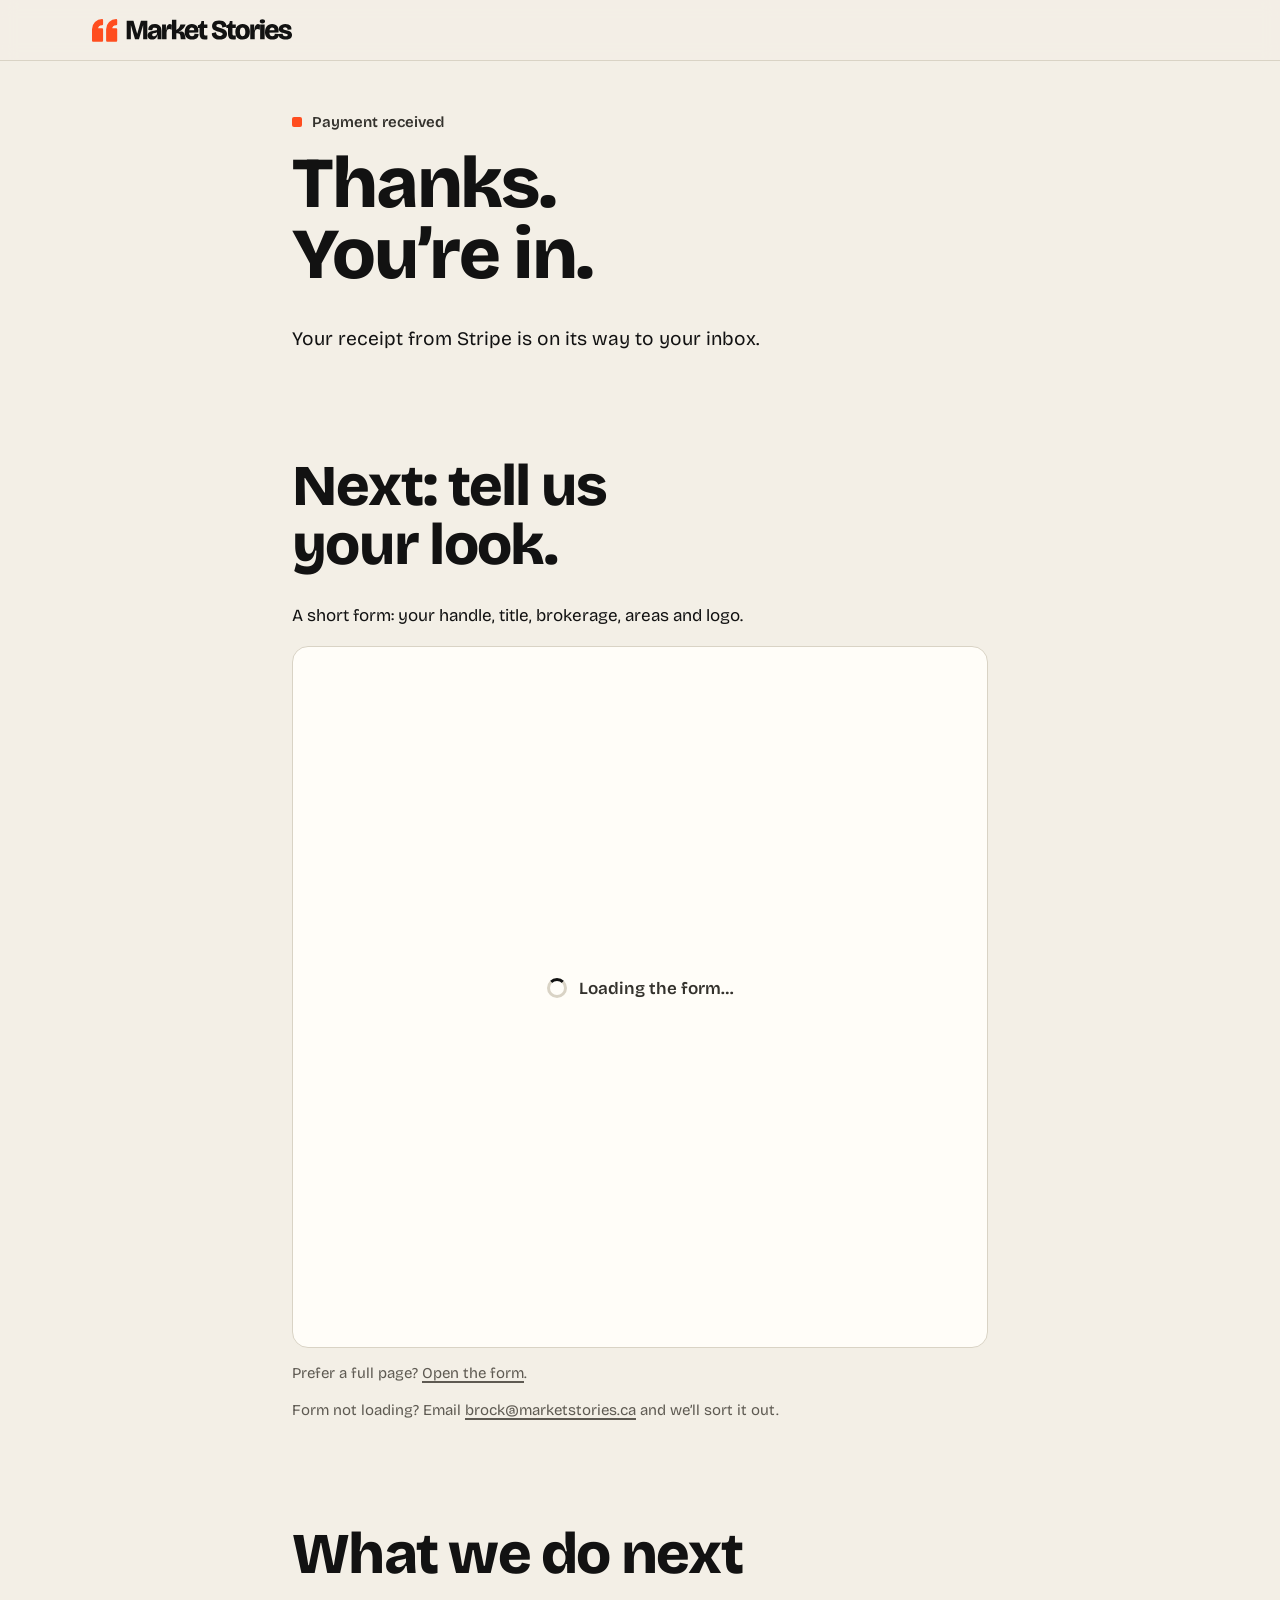
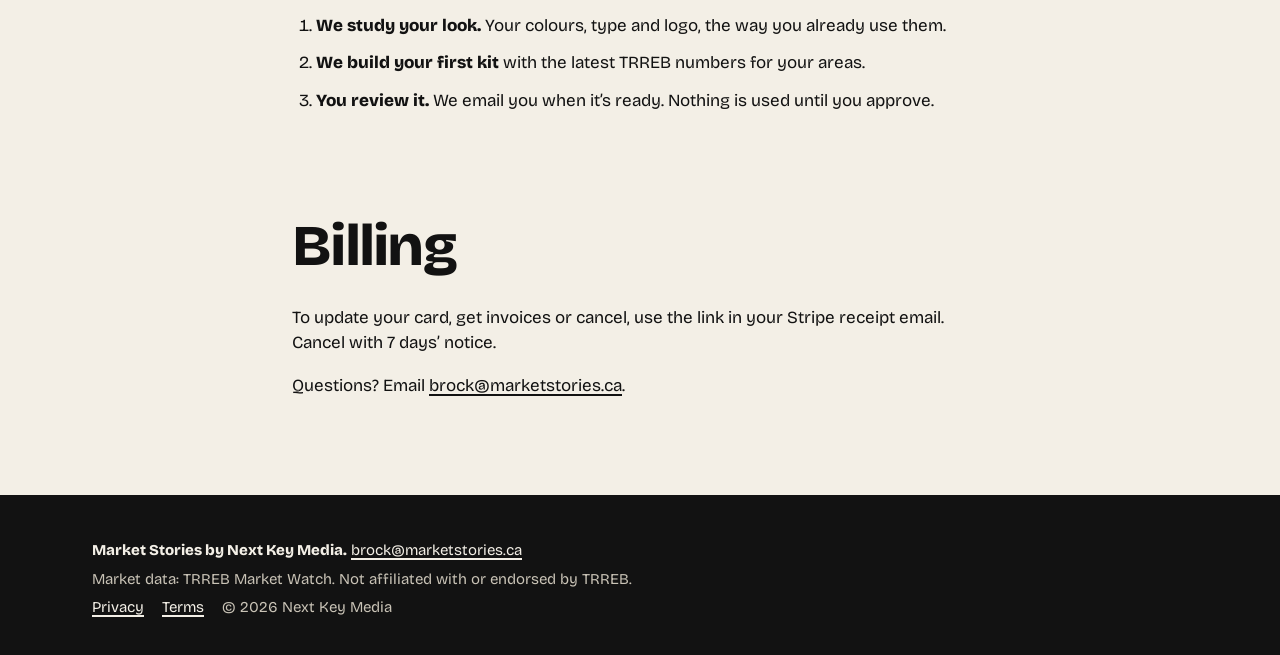
<file: welcome/index.html>
<!doctype html>
<html lang="en-CA">
<head>
<meta charset="utf-8">
<meta name="viewport" content="width=device-width, initial-scale=1">
<title>Welcome | Market Stories</title>
<meta name="description" content="You are in. Next, tell us your look.">
<meta name="robots" content="noindex">
<link rel="icon" href="/favicon.ico" sizes="any">
<link rel="icon" href="/favicon-32.svg" type="image/svg+xml">
<link rel="apple-touch-icon" href="/apple-touch-icon.png">
<link rel="manifest" href="/site.webmanifest">
<link rel="stylesheet" href="/assets/css/site.css">
<link rel="stylesheet" href="/assets/css/v7.css">
</head>
<body class="v7">
<a class="skip" href="#main">Skip to content</a>
<header class="nav">
  <div class="wrap nav__in">
    <a class="nav__logo" href="/"><img src="/assets/brand/logo-horizontal-light.svg" alt="Market Stories home" width="722" height="86"></a>
    
  </div>
</header>
<main id="main" class="page page--welcome"><div class="wrap">

<p class="kick">Payment received</p>
<h1>Thanks. You’re in.</h1>
<p class="lede">Your receipt from Stripe is on its way to your inbox.</p>

<h2>Next: tell us your look.</h2>
<p>A short form: your handle, title, brokerage, areas and logo.</p>
<div class="onb" id="look">
  <div class="onb__frame is-loading">
    <p class="onb__wait" aria-live="polite"><span class="onb__spin" aria-hidden="true"></span> <span class="onb__msg">Loading the form…</span></p>
    <iframe data-tally-src="https://tally.so/embed/rDOM9N?alignLeft=1&hideTitle=1&transparentBackground=1&dynamicHeight=1" src="https://tally.so/embed/rDOM9N?alignLeft=1&hideTitle=1&transparentBackground=1&dynamicHeight=1" width="100%" height="700" frameborder="0" marginheight="0" marginwidth="0" title="Tell us your look"></iframe>
  </div>
  <p class="micro">Prefer a full page? <a href="https://tally.so/r/rDOM9N" data-pass>Open the form</a>.</p>
  <p class="micro">Form not loading? Email <a href="mailto:brock@marketstories.ca">brock@marketstories.ca</a> and we’ll sort it out.</p>
</div>
<script>
(function () {
  // Pass plan and session_id from the Stripe redirect into the form's hidden fields.
  var q = new URLSearchParams(location.search), keep = new URLSearchParams();
  ["plan", "session_id"].forEach(function (k) { var v = q.get(k); if (v) keep.set(k, v.slice(0, 200)); });
  var extra = keep.toString();
  // Loading state: Tally posts "Tally.*" messages once the form is up. Until then a card shows; after 8 s it offers the full-page link.
  var box = document.querySelector(".onb__frame"), done = false;
  window.addEventListener("message", function (e) {
    if (done || !/^https:\/\/tally\.so$/.test(e.origin || "")) return;
    if (String(typeof e.data === "string" ? e.data : JSON.stringify(e.data)).indexOf("Tally.") > -1) { done = true; box.classList.remove("is-loading"); }
  });
  setTimeout(function () {
    if (done) return;
    var m = box.querySelector(".onb__msg"), a = document.querySelector("a[data-pass]");
    m.innerHTML = 'Still loading. <a href="' + (a ? a.getAttribute("href") : "https://tally.so/r/rDOM9N") + '">Open the form in a new tab</a>.';
  }, 8000);
  if (!extra) return;
  document.querySelectorAll("iframe[data-tally-src]").forEach(function (f) {
    var s = f.getAttribute("data-tally-src") + "&" + extra;
    f.setAttribute("data-tally-src", s); f.setAttribute("src", s);
  });
  document.querySelectorAll("a[data-pass]").forEach(function (a) { a.href += "?" + extra; });
})();
</script>
<script async src="https://tally.so/widgets/embed.js"></script>

<h2>What we do next</h2>
<ol class="steps">
<li><b>We study your look.</b> Your colours, type and logo, the way you already use them.</li>
<li><b>We build your first kit</b> with the latest TRREB numbers for your areas.</li>
<li><b>You review it.</b> We email you when it’s ready. Nothing is used until you approve.</li>
</ol>

<h2>Billing</h2>
<p>To update your card, get invoices or cancel, use the link in your Stripe receipt email. Cancel with 7 days’ notice.</p>
<p>Questions? Email <a href="mailto:brock@marketstories.ca">brock@marketstories.ca</a>.</p>

</div></main>
<footer class="footer">
  <div class="wrap">
    
    <div class="footer__legal">
      <p><strong>Market Stories by Next Key Media.</strong> <a href="mailto:brock@marketstories.ca">brock@marketstories.ca</a></p>
      <p class="muted">Market data: TRREB Market Watch. Not affiliated with or endorsed by TRREB.</p>
      <p class="muted footer__links"><a href="/privacy.html">Privacy</a> <a href="/terms.html">Terms</a> <span>© 2026 Next Key Media</span></p>
    </div>
  </div>
</footer>
</body>
</html>
</file>
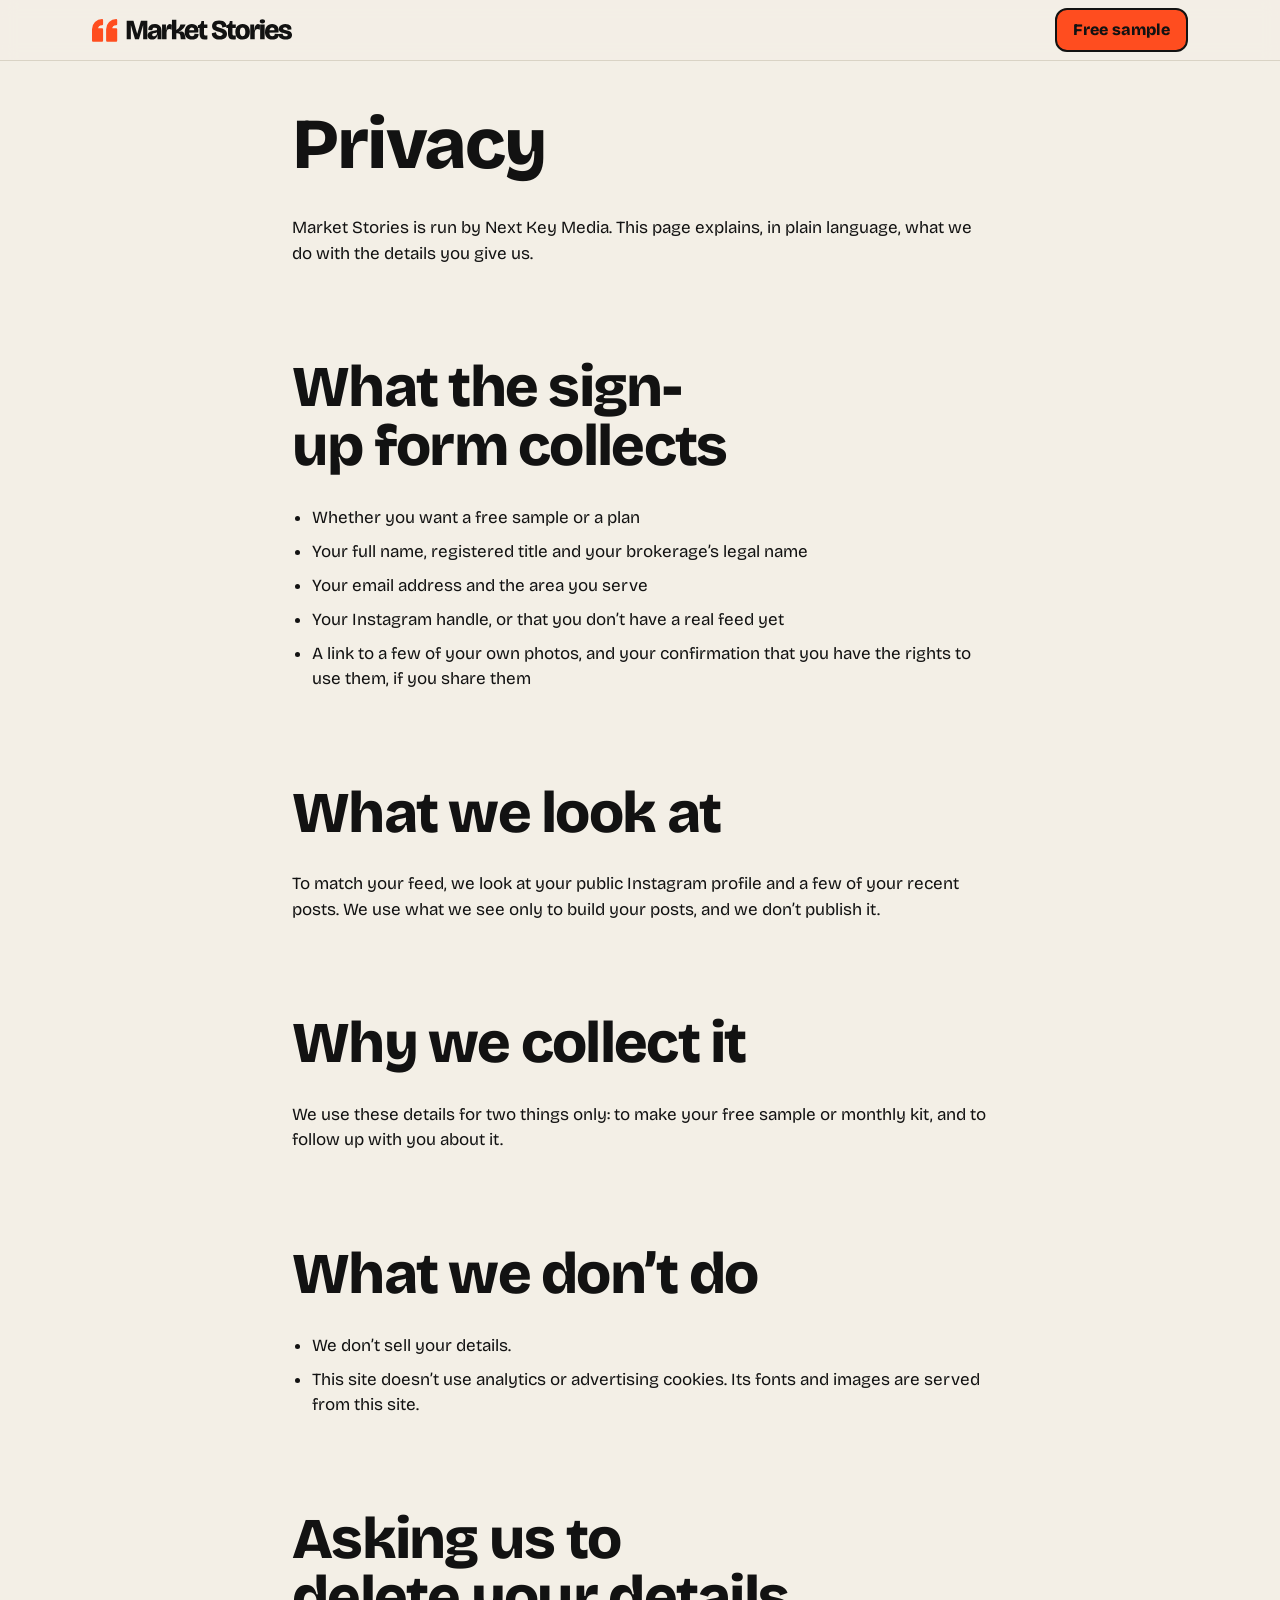
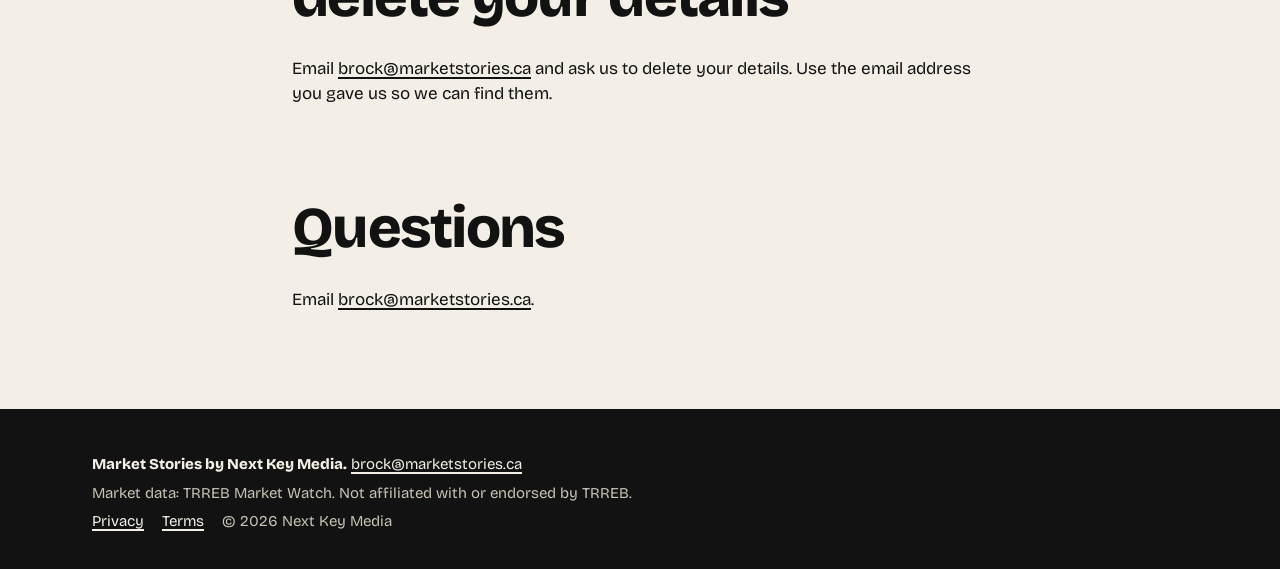
<file: privacy.html>
<!doctype html>
<html lang="en-CA">
<head>
<meta charset="utf-8">
<meta name="viewport" content="width=device-width, initial-scale=1">
<title>Privacy | Market Stories</title>
<meta name="description" content="What the Market Stories sign-up form collects, why, and how to ask us to delete it.">
<meta name="robots" content="noindex">
<link rel="icon" href="/favicon.ico" sizes="any">
<link rel="icon" href="/favicon-32.svg" type="image/svg+xml">
<link rel="apple-touch-icon" href="/apple-touch-icon.png">
<link rel="manifest" href="/site.webmanifest">
<link rel="stylesheet" href="/assets/css/site.css">
<link rel="stylesheet" href="/assets/css/v7.css">
</head>
<body class="v7">
<a class="skip" href="#main">Skip to content</a>
<header class="nav">
  <div class="wrap nav__in">
    <a class="nav__logo" href="/"><img src="/assets/brand/logo-horizontal-light.svg" alt="Market Stories home" width="722" height="86"></a>
    <a class="btn btn--signal btn--sm" href="/#start">Free sample</a>
  </div>
</header>
<main id="main" class="page"><div class="wrap">

<h1>Privacy</h1>
<p>Market Stories is run by Next Key Media. This page explains, in plain language, what we do with the details you give us.</p>
<h2>What the sign-up form collects</h2>
<ul>
<li>Whether you want a free sample or a plan</li>
<li>Your full name, registered title and your brokerage’s legal name</li>
<li>Your email address and the area you serve</li>
<li>Your Instagram handle, or that you don’t have a real feed yet</li>
<li>A link to a few of your own photos, and your confirmation that you have the rights to use them, if you share them</li>
</ul>
<h2>What we look at</h2>
<p>To match your feed, we look at your public Instagram profile and a few of your recent posts. We use what we see only to build your posts, and we don’t publish it.</p>
<h2>Why we collect it</h2>
<p>We use these details for two things only: to make your free sample or monthly kit, and to follow up with you about it.</p>
<h2>What we don’t do</h2>
<ul>
<li>We don’t sell your details.</li>
<li>This site doesn’t use analytics or advertising cookies. Its fonts and images are served from this site.</li>
</ul>
<h2>Asking us to delete your details</h2>
<p>Email <a href="mailto:brock@marketstories.ca?subject=Delete%20my%20details">brock@marketstories.ca</a> and ask us to delete your details. Use the email address you gave us so we can find them.</p>
<h2>Questions</h2>
<p>Email <a href="mailto:brock@marketstories.ca">brock@marketstories.ca</a>.</p>

</div></main>
<footer class="footer">
  <div class="wrap">
    
    <div class="footer__legal">
      <p><strong>Market Stories by Next Key Media.</strong> <a href="mailto:brock@marketstories.ca">brock@marketstories.ca</a></p>
      <p class="muted">Market data: TRREB Market Watch. Not affiliated with or endorsed by TRREB.</p>
      <p class="muted footer__links"><a href="/privacy.html">Privacy</a> <a href="/terms.html">Terms</a> <span>© 2026 Next Key Media</span></p>
    </div>
  </div>
</footer>
</body>
</html>
</file>
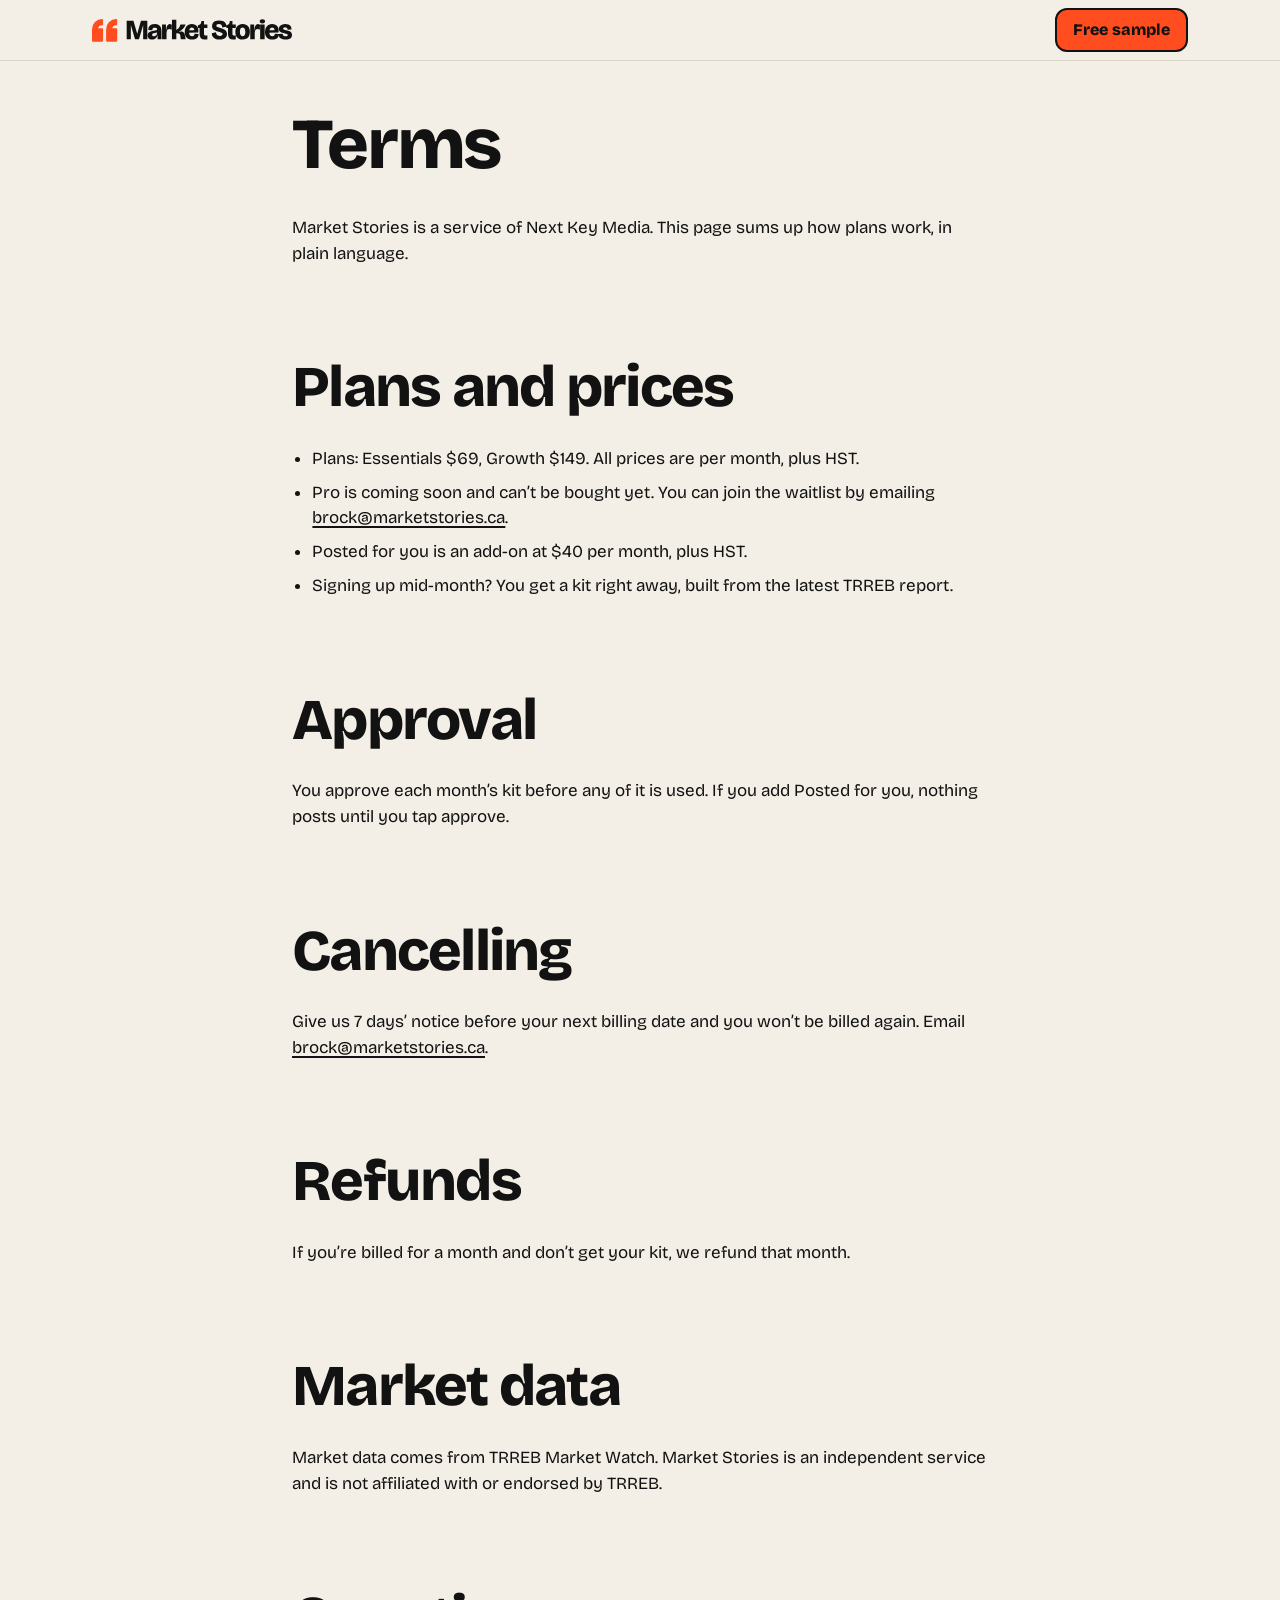
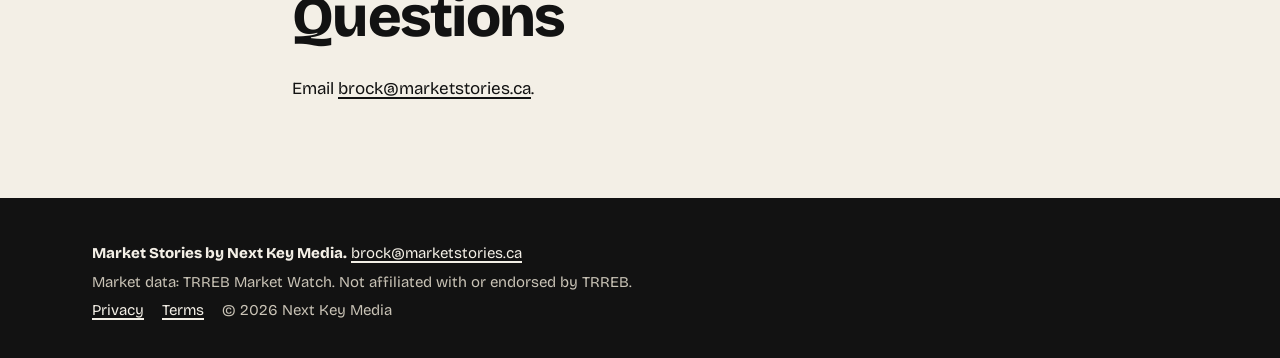
<file: terms.html>
<!doctype html>
<html lang="en-CA">
<head>
<meta charset="utf-8">
<meta name="viewport" content="width=device-width, initial-scale=1">
<title>Terms | Market Stories</title>
<meta name="description" content="Market Stories plan terms in plain language.">
<meta name="robots" content="noindex">
<link rel="icon" href="/favicon.ico" sizes="any">
<link rel="icon" href="/favicon-32.svg" type="image/svg+xml">
<link rel="apple-touch-icon" href="/apple-touch-icon.png">
<link rel="manifest" href="/site.webmanifest">
<link rel="stylesheet" href="/assets/css/site.css">
<link rel="stylesheet" href="/assets/css/v7.css">
</head>
<body class="v7">
<a class="skip" href="#main">Skip to content</a>
<header class="nav">
  <div class="wrap nav__in">
    <a class="nav__logo" href="/"><img src="/assets/brand/logo-horizontal-light.svg" alt="Market Stories home" width="722" height="86"></a>
    <a class="btn btn--signal btn--sm" href="/#start">Free sample</a>
  </div>
</header>
<main id="main" class="page"><div class="wrap">

<h1>Terms</h1>
<p>Market Stories is a service of Next Key Media. This page sums up how plans work, in plain language.</p>
<h2>Plans and prices</h2>
<ul>
<li>Plans: Essentials $69, Growth $149. All prices are per month, plus HST.</li>
<li>Pro is coming soon and can’t be bought yet. You can join the waitlist by emailing <a href="mailto:brock@marketstories.ca">brock@marketstories.ca</a>.</li>
<li>Posted for you is an add-on at $40 per month, plus HST.</li>
<li>Signing up mid-month? You get a kit right away, built from the latest TRREB report.</li>
</ul>
<h2>Approval</h2>
<p>You approve each month’s kit before any of it is used. If you add Posted for you, nothing posts until you tap approve.</p>
<h2>Cancelling</h2>
<p>Give us 7 days’ notice before your next billing date and you won’t be billed again. Email <a href="mailto:brock@marketstories.ca">brock@marketstories.ca</a>.</p>
<h2>Refunds</h2>
<p>If you’re billed for a month and don’t get your kit, we refund that month.</p>
<h2>Market data</h2>
<p>Market data comes from TRREB Market Watch. Market Stories is an independent service and is not affiliated with or endorsed by TRREB.</p>
<h2>Questions</h2>
<p>Email <a href="mailto:brock@marketstories.ca">brock@marketstories.ca</a>.</p>

</div></main>
<footer class="footer">
  <div class="wrap">
    
    <div class="footer__legal">
      <p><strong>Market Stories by Next Key Media.</strong> <a href="mailto:brock@marketstories.ca">brock@marketstories.ca</a></p>
      <p class="muted">Market data: TRREB Market Watch. Not affiliated with or endorsed by TRREB.</p>
      <p class="muted footer__links"><a href="/privacy.html">Privacy</a> <a href="/terms.html">Terms</a> <span>© 2026 Next Key Media</span></p>
    </div>
  </div>
</footer>
</body>
</html>
</file>
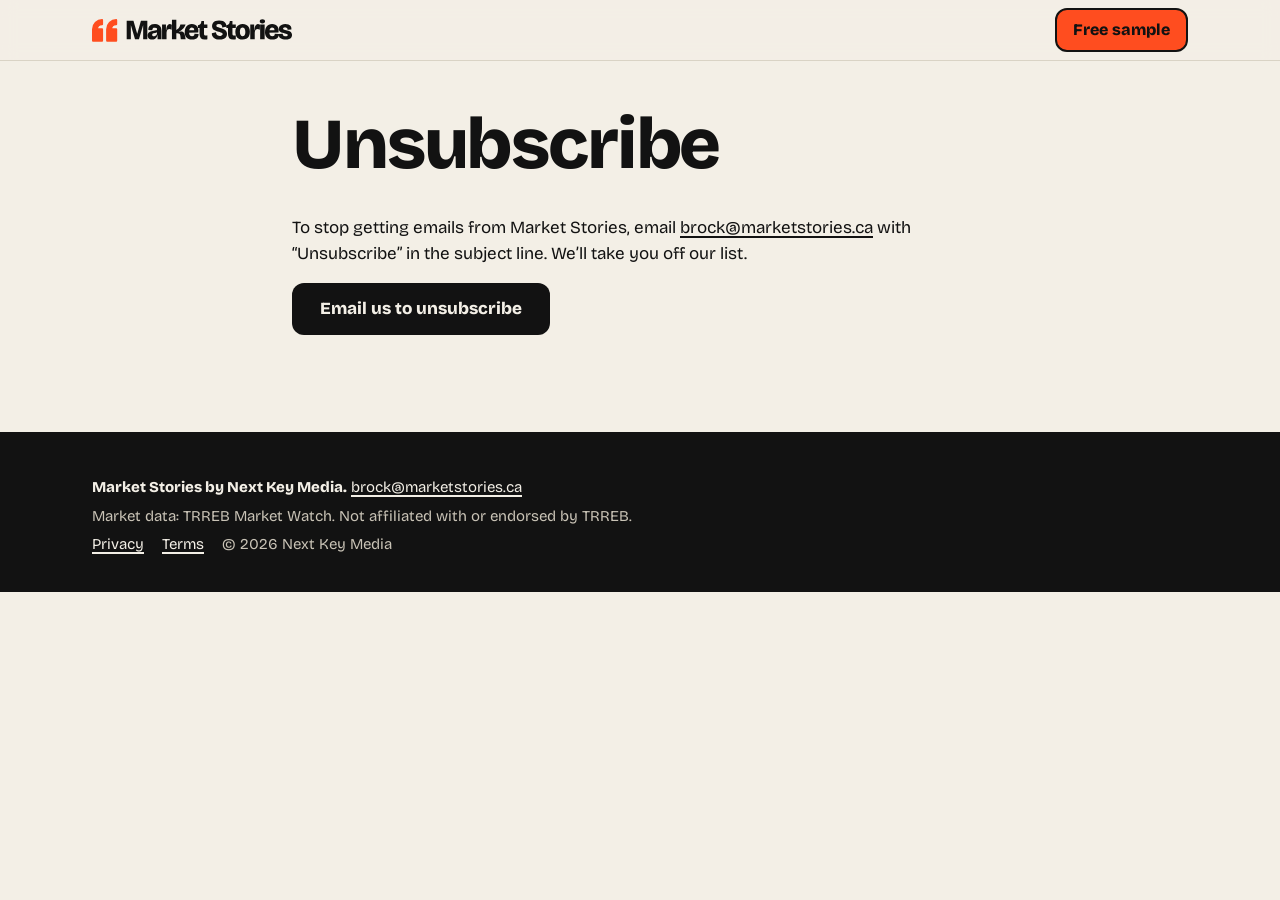
<file: unsubscribe.html>
<!doctype html>
<html lang="en-CA">
<head>
<meta charset="utf-8">
<meta name="viewport" content="width=device-width, initial-scale=1">
<title>Unsubscribe | Market Stories</title>
<meta name="description" content="Stop emails from Market Stories.">
<meta name="robots" content="noindex">
<link rel="icon" href="/favicon.ico" sizes="any">
<link rel="icon" href="/favicon-32.svg" type="image/svg+xml">
<link rel="apple-touch-icon" href="/apple-touch-icon.png">
<link rel="manifest" href="/site.webmanifest">
<link rel="stylesheet" href="/assets/css/site.css">
<link rel="stylesheet" href="/assets/css/v7.css">
</head>
<body class="v7">
<a class="skip" href="#main">Skip to content</a>
<header class="nav">
  <div class="wrap nav__in">
    <a class="nav__logo" href="/"><img src="/assets/brand/logo-horizontal-light.svg" alt="Market Stories home" width="722" height="86"></a>
    <a class="btn btn--signal btn--sm" href="/#start">Free sample</a>
  </div>
</header>
<main id="main" class="page"><div class="wrap">

<h1>Unsubscribe</h1>
<p>To stop getting emails from Market Stories, email <a href="mailto:brock@marketstories.ca?subject=Unsubscribe">brock@marketstories.ca</a> with “Unsubscribe” in the subject line. We’ll take you off our list.</p>
<p><a class="btn btn--ink" href="mailto:brock@marketstories.ca?subject=Unsubscribe">Email us to unsubscribe</a></p>

</div></main>
<footer class="footer">
  <div class="wrap">
    
    <div class="footer__legal">
      <p><strong>Market Stories by Next Key Media.</strong> <a href="mailto:brock@marketstories.ca">brock@marketstories.ca</a></p>
      <p class="muted">Market data: TRREB Market Watch. Not affiliated with or endorsed by TRREB.</p>
      <p class="muted footer__links"><a href="/privacy.html">Privacy</a> <a href="/terms.html">Terms</a> <span>© 2026 Next Key Media</span></p>
    </div>
  </div>
</footer>
</body>
</html>
</file>
<file: assets/css/site.css>
/* Market Stories site v6. Soft Block v11 tokens. Mobile first: one idea per screen, posts do the talking. */

@font-face { font-family: "Bricolage Grotesque"; src: url("/assets/fonts/bricolage-grotesque-latin-400-normal.woff2") format("woff2"); font-weight: 400; font-display: swap; }
@font-face { font-family: "Bricolage Grotesque"; src: url("/assets/fonts/bricolage-grotesque-latin-600-normal.woff2") format("woff2"); font-weight: 600; font-display: swap; }
@font-face { font-family: "Bricolage Grotesque"; src: url("/assets/fonts/bricolage-grotesque-latin-800-normal.woff2") format("woff2"); font-weight: 800; font-display: swap; }
@font-face { font-family: "JetBrains Mono"; src: url("/assets/fonts/jetbrains-mono-latin-500-normal.woff2") format("woff2"); font-weight: 500; font-display: swap; }
@font-face { font-family: "Playfair Display"; src: url("/assets/fonts/playfair-display-latin-700-normal.woff2") format("woff2"); font-weight: 700; font-display: swap; }
@font-face { font-family: "Manrope"; src: url("/assets/fonts/manrope-latin-700-normal.woff2") format("woff2"); font-weight: 700; font-display: swap; }
@font-face { font-family: "Poppins"; src: url("/assets/fonts/poppins-latin-800-normal.woff2") format("woff2"); font-weight: 800; font-display: swap; }
@font-face { font-family: "Bricolage Fallback"; src: local("Arial"), local("Helvetica Neue"), local("Helvetica"), local("Liberation Sans"); size-adjust: 106%; ascent-override: 90%; descent-override: 25%; line-gap-override: 0%; }

:root {
  --signal: #FF4D1F;
  --ink: #121212;
  --paper: #F3EFE6;
  --butter: #FFD86B;
  --stone: #5E5A52;
  --stone-dark: #C9C3B6;
  --line: #D9D3C5;
  --sans: "Bricolage Grotesque", "Bricolage Fallback", system-ui, -apple-system, "Segoe UI", Arial, sans-serif;
  --mono: "JetBrains Mono", ui-monospace, Menlo, Consolas, monospace;
  --r: 16px;
  --gutter: 16px;
  --max: 1160px;
}

*, *::before, *::after { box-sizing: border-box; }
html { -webkit-text-size-adjust: 100%; scroll-behavior: smooth; scroll-padding-top: 72px; }
body { margin: 0; background: var(--paper); color: var(--ink); font-family: var(--sans); font-size: 1.0625rem; line-height: 1.5; }
img { max-width: 100%; height: auto; display: block; }
a { color: inherit; text-decoration-thickness: 2px; text-underline-offset: 3px; }
h1, h2, h3 { line-height: 1.02; margin: 0; letter-spacing: -.03em; font-weight: 800; }
h1 { font-size: clamp(2.6rem, 11vw, 5.6rem); max-width: 12ch; }
h2 { font-size: clamp(2rem, 8.4vw, 3.6rem); max-width: 14ch; text-wrap: balance; }
h1 { text-wrap: balance; }
main > section[id] { scroll-margin-top: 72px; }
h3 { font-size: 1.25rem; }
p { margin: 0; }
.wrap { width: 100%; max-width: var(--max); margin: 0 auto; padding: 0 var(--gutter); }
.sr { position: absolute !important; width: 1px; height: 1px; padding: 0; margin: -1px; overflow: hidden; clip: rect(0 0 0 0); white-space: nowrap; border: 0; }
.skip { position: absolute; left: 8px; top: -60px; z-index: 100; background: var(--ink); color: var(--paper); padding: 10px 16px; border-radius: 8px; font-weight: 600; }
.skip:focus { top: 8px; }
:focus-visible { outline: 3px solid var(--ink); outline-offset: 3px; border-radius: 4px; }
.footer :focus-visible, .ways :focus-visible { outline-color: var(--butter); }
.micro { font-size: .9375rem; color: var(--stone); margin-top: 14px; }
.sub { font-size: 1.125rem; color: var(--stone); margin-top: 12px; }

/* Buttons */
.btn { display: inline-flex; align-items: center; justify-content: center; min-height: 52px; padding: 0 26px; border-radius: 12px; font-family: var(--sans); font-weight: 800; font-size: 1.0625rem; text-decoration: none; border: 2px solid transparent; cursor: pointer; transition: transform .15s ease, background-color .15s ease; }
.btn--signal { background: var(--signal); color: var(--ink); border-color: var(--ink); }   /* ink on Signal, 5.7:1 */
.btn--signal:hover { background: #FF6A42; }
.btn--ink { background: var(--ink); color: var(--paper); }
.btn--ink:hover { background: #2A2A2A; }
.btn--sm { min-height: 44px; padding: 0 16px; font-size: 1rem; }
.btn--big { min-height: 60px; font-size: 1.1875rem; width: 100%; }
.btn--block { width: 100%; }
.btn:active { transform: translateY(1px); }

/* Nav: logo, three links on wide screens, one button */
.nav { position: sticky; top: 0; z-index: 50; background: rgba(243, 239, 230, .94); backdrop-filter: saturate(1.2) blur(8px); border-bottom: 1px solid var(--line); }
.nav__in { display: flex; align-items: center; justify-content: space-between; height: 60px; gap: 16px; }
.nav__logo { display: block; flex: 0 1 auto; min-width: 0; }
.nav__logo img { height: 24px; width: auto; aspect-ratio: 722 / 86; }
.nav__links { display: none; }

/* Sections: generous space, one idea each */
main > section { padding: 44px 0 52px; }
.hero { padding-top: 28px; }
.hero h1 { margin-bottom: 26px; }
.hero__end { margin-top: 24px; }

/* Swipe rows: posts at phone size, next one peeks so people know to swipe */
.swipe { list-style: none; margin: 0; padding: 0 var(--gutter); display: grid; grid-auto-flow: column; grid-auto-columns: 74%; gap: 12px;
  overflow-x: auto; scroll-snap-type: x mandatory; scroll-padding: 0 var(--gutter); overscroll-behavior-x: contain; scrollbar-width: none; }
.swipe::-webkit-scrollbar { display: none; }
.swipe__item { scroll-snap-align: start; border-radius: 10px; overflow: hidden; box-shadow: 0 1px 2px rgba(0, 0, 0, .08), 0 8px 24px rgba(0, 0, 0, .08); background: #ddd; }
.swipe__item img { width: 100%; aspect-ratio: 4 / 5; object-fit: cover; }

.examples { background: var(--card); }
.examples h2 { margin-bottom: 0; }
.row { margin-top: 34px; }
.row__who { display: flex; gap: 10px; align-items: baseline; margin-bottom: 12px; font-size: 1.0625rem; }
.row__who span { color: var(--stone); font-family: var(--mono); font-size: .8125rem; text-transform: uppercase; letter-spacing: .06em; }

/* Two ways in: two big tap cards */
.ways { background: var(--ink); color: var(--paper); }
.ways h2 { margin-bottom: 26px; }
.ways__grid { display: grid; gap: 14px; }
.way { position: relative; display: grid; gap: 6px; text-align: left; width: 100%; min-height: 132px; padding: 24px 64px 24px 22px; border-radius: var(--r);
  border: 2px solid var(--paper); background: transparent; color: var(--paper); font: inherit; cursor: pointer; }
.way--signal { background: var(--signal); color: var(--ink); border-color: var(--signal); }
.way__tag { font-size: 1.6rem; font-weight: 800; letter-spacing: -.02em; line-height: 1.1; }
.way__line { font-size: 1.0625rem; }
.way__go { position: absolute; right: 22px; top: 50%; transform: translateY(-50%); font-size: 1.8rem; font-weight: 800; }
.way:hover .way__go { transform: translate(4px, -50%); }

/* Pricing: two cards */
.plans h2 { margin-bottom: 24px; }
.plans__grid { display: grid; gap: 14px; }
.plan { background: var(--card); border: 2px solid var(--ink); border-radius: var(--r); padding: 22px; display: flex; flex-direction: column; }
.plan h3 { font-family: var(--mono); font-size: 1rem; text-transform: uppercase; letter-spacing: .06em; font-weight: 500; }
.plan__price { margin: 6px 0 14px; color: var(--stone); font-size: 1.0625rem; }
.plan__price span { font-size: 3rem; font-weight: 800; color: var(--ink); letter-spacing: -.03em; line-height: 1; }
.plan__price small { font-size: .9375rem; }
.plan ul { margin: 0 0 20px; padding: 0; list-style: none; display: grid; gap: 8px; flex: 1; }
.plan li { padding-left: 26px; position: relative; }
.plan li::before { content: ""; position: absolute; left: 0; top: .55em; width: 14px; height: 8px; border-left: 3px solid var(--signal); border-bottom: 3px solid var(--signal); transform: rotate(-45deg) translateY(-3px); }

/* FAQ: three closed items */
.faq h2 { margin-bottom: 18px; }
.faq details { border-top: 2px solid var(--ink); }
.faq details:last-of-type { border-bottom: 2px solid var(--ink); }
.faq summary { min-height: 60px; display: flex; align-items: center; justify-content: space-between; gap: 16px; font-weight: 800; font-size: 1.125rem; cursor: pointer; list-style: none; }
.faq summary::-webkit-details-marker { display: none; }
.faq summary::after { content: "+"; font-size: 1.6rem; font-weight: 600; flex: none; }
.faq details[open] summary::after { content: "−"; }
.faq details p { padding: 0 0 18px; color: #34322D; max-width: 44rem; }

/* Footer with the newsletter opt-in */
.footer { background: var(--ink); color: var(--paper); padding: 44px 0 36px; font-size: .9375rem; }
.footer a { color: var(--paper); }
.footer .muted { color: var(--stone-dark); }
.footer__legal { display: grid; gap: 6px; border-top: 1px solid #34322D; padding-top: 22px; margin-top: 28px; }
.footer__legal:first-child { border-top: 0; margin-top: 0; padding-top: 0; }
.news__h { font-size: 1.5rem; font-weight: 800; letter-spacing: -.02em; margin-bottom: 14px; }
.news__row { display: flex; gap: 8px; }
.news input[type="email"] { flex: 1; min-width: 0; min-height: 52px; border-radius: 12px; border: 2px solid var(--paper); background: transparent; color: var(--paper); padding: 0 14px; font: inherit; font-size: 1rem; }
.news input::placeholder { color: var(--stone-dark); }
.news__ok { display: flex; gap: 10px; align-items: flex-start; margin-top: 12px; color: #E4DFD3; cursor: pointer; }
.news__ok input { width: 22px; height: 22px; margin: 1px 0 0; flex: none; accent-color: var(--signal); }
.news__msg { color: var(--butter); min-height: 1.4em; margin-top: 6px; }

/* Look picker dialog */
.pick, .stub { border: 2px solid var(--ink); border-radius: 18px; padding: 0; max-width: 520px; width: calc(100% - 24px); background: var(--paper); color: var(--ink); }
.pick::backdrop, .stub::backdrop { background: rgba(18, 18, 18, .6); }
.pick__in { padding: 26px 20px 22px; position: relative; }
.pick h2 { font-size: 2rem; margin-bottom: 14px; }
.pick fieldset { border: 0; padding: 0; margin: 0 0 18px; }
.pick legend { font-family: var(--mono); font-size: .8125rem; text-transform: uppercase; letter-spacing: .08em; color: var(--stone); margin-bottom: 8px; }
.pick__x { position: absolute; top: 10px; right: 10px; width: 48px; height: 48px; border: 0; background: transparent; font-size: 2rem; cursor: pointer; color: var(--ink); }
.chips { display: flex; flex-wrap: wrap; gap: 8px; }
.chip { min-height: 46px; padding: 0 16px; border: 2px solid var(--ink); border-radius: 999px; background: var(--card); color: var(--ink); font: 700 1rem var(--sans); cursor: pointer; }
.chip[aria-pressed="true"] { background: var(--ink); color: var(--paper); }
.chip--serif { font-family: "Playfair Display", Georgia, serif; }
.chip--modern { font-family: "Manrope", var(--sans); }
.chip--bold { font-family: "Poppins", var(--sans); font-weight: 800; text-transform: uppercase; }
.chip--sw { padding: 0; width: 100%; height: 46px; display: inline-flex; overflow: hidden; }
.chips[data-key="palette"] { display: grid; grid-template-columns: repeat(3, 1fr); }
/* Live preview tile in the look picker */
.pick__grid { display: grid; grid-template-columns: 112px 1fr; gap: 16px; align-items: start; }
.pv { aspect-ratio: 4 / 5; border-radius: 10px; padding: 10px; background: #E7E2D8; color: var(--ink); display: flex; flex-direction: column;
  justify-content: flex-end; overflow: hidden; position: sticky; top: 0; border: 1px solid rgba(0,0,0,.08); transition: background .2s, color .2s; }
.pv p { margin: 0; }
.pv__k { font: 700 .5rem/1 var(--mono); letter-spacing: .08em; text-transform: uppercase; margin-bottom: auto !important; opacity: .8; }
.pv__n { font-weight: 800; font-size: 1.9rem; line-height: .9; letter-spacing: -.04em; color: var(--pv-ac, currentColor); }
.pv__l { font-size: .62rem; font-weight: 700; line-height: 1.15; margin-top: 4px !important; }
.pv__hint { display: none; }
.pv--empty .pv__k, .pv--empty .pv__n, .pv--empty .pv__l { display: none; }
.pv--empty .pv__hint { display: block; font-size: .72rem; line-height: 1.3; color: var(--stone); margin: auto 0 !important; text-align: center; }
.pv--luxury { justify-content: center; text-align: center; }
.pv--luxury .pv__k { margin-bottom: 18px !important; }
.pv--data .pv__n { font-size: 2.5rem; }
.pv--minimal .pv__n { font-size: 1.4rem; font-weight: 600; }
.pv--bold .pv__l { text-transform: uppercase; }
.pv--serif .pv__n { font-weight: 700; }
.pick__need[hidden] { display: none; }
.btn[disabled] { opacity: .45; cursor: not-allowed; }
.chip--sw i { flex: 1; height: 100%; }
.chip--sw[aria-pressed="true"] { box-shadow: 0 0 0 3px var(--paper), 0 0 0 5px var(--ink); }

/* Preview stand-in for the Tally popup */
.stub__in { padding: 26px 22px; }
.stub__in h2 { font-size: 1.6rem; margin-bottom: 10px; }
.stub__in p { margin-bottom: 10px; }
.stub__flag { display: inline-block; background: var(--butter); font: 700 .75rem var(--mono); letter-spacing: .06em; text-transform: uppercase; padding: 4px 8px; border-radius: 6px; border: 1.5px solid var(--ink); }
.stub fieldset { border: 2px solid var(--ink); border-radius: 10px; padding: 10px 14px 6px; margin: 0 0 14px; }
.stub legend { font-weight: 800; padding: 0 6px; }
.stub__choice { display: flex; align-items: center; gap: 10px; min-height: 40px; }
.stub__label { font-weight: 800; margin-bottom: 4px; }
.stub__fields { margin: 0 0 14px; padding-left: 1.2em; font-size: .9375rem; }
.mono { font-family: var(--mono); font-size: .8125rem; color: var(--stone); }
.small { font-size: .9375rem; color: var(--stone); }

/* Legal pages */
.draft { background: var(--butter); color: var(--ink); border: 2px solid var(--ink); border-radius: 10px; padding: 12px 16px; margin-bottom: 28px; }
.page { padding: 48px 0 80px; }
.page .wrap { max-width: 760px; }
.page h1 { font-size: clamp(2rem, 6vw, 3rem); margin-bottom: .5em; }
.page h2 { font-size: 1.4rem; margin: 1.6em 0 .5em; }
.page p { margin-bottom: 1em; }
.page ul { padding-left: 1.2em; }
.page li { margin-bottom: .5em; }
.label { font-family: var(--mono); font-size: .8125rem; letter-spacing: .08em; text-transform: uppercase; color: var(--stone); margin-bottom: 14px; }
.lede { font-size: 1.2rem; margin-bottom: 1em; }
.hero__ctas { display: flex; flex-wrap: wrap; gap: 16px; align-items: center; }
.link-arrow { font-weight: 800; }

/* Wider screens: posts sit in a row, cards side by side */
@media (min-width: 720px) {
  :root { --gutter: 32px; }
  main > section { padding: 72px 0 80px; }
  /* Percentages resolve against the content box, so the gutter padding is not subtracted again: rows line up with .wrap. */
  .swipe { grid-auto-columns: calc((100% - 24px) / 3); max-width: var(--max); margin: 0 auto; }
  .row .swipe { grid-auto-columns: calc((100% - 36px) / 4); }
  .ways__grid, .plans__grid { grid-template-columns: 1fr 1fr; gap: 20px; }
  .btn--big { width: auto; padding: 0 40px; }
  .hero__end { display: flex; align-items: center; gap: 24px; }
  .hero__end .micro { margin: 0; }
  .news { max-width: 560px; }
}
@media (min-width: 960px) {
  .nav__links { display: flex; gap: 28px; font-weight: 600; margin-left: auto; }
  .nav__links a { text-decoration: none; min-height: 44px; display: inline-flex; align-items: center; }
  .nav__links a:hover { text-decoration: underline; }
  .nav__in > .btn { margin-left: 12px; }
  /* Desktop hero: headline + button on the left, two posts side by side on the right. Mobile is unchanged. */
  .hero { display: grid; grid-template-columns: minmax(0, 1fr) minmax(0, 1.05fr); grid-template-areas: "h posts" "end posts";
    grid-template-rows: auto 1fr; column-gap: 56px; max-width: var(--max); margin: 0 auto; padding-left: var(--gutter); padding-right: var(--gutter);
    padding-top: 64px; align-items: start; }
  .hero > .wrap:first-child { grid-area: h; padding: 0; align-self: end; }
  .hero h1 { font-size: clamp(3.6rem, 5.4vw, 5.2rem); margin-bottom: 0; }
  .hero .swipe { grid-area: posts; grid-auto-columns: 1fr; grid-template-columns: 1fr 1fr; grid-auto-flow: row; padding: 0; gap: 16px;
    overflow: visible; max-width: none; margin: 0; align-items: start; }
  .hero .swipe__item:nth-child(n+3) { display: none; }
  .hero .swipe__item:nth-child(2) { margin-top: 48px; }
  .hero > .hero__end { grid-area: end; margin-top: 32px; padding: 0; flex-direction: column; align-items: flex-start; gap: 14px; }
}
@media (prefers-reduced-motion: reduce) { html { scroll-behavior: auto; } .btn, .way__go { transition: none; } }

/* v6.5 hero: two side-by-side choices (free sample / start now). Mobile first, equal columns from 320px. */
.choose { display: grid; grid-template-columns: 1fr 1fr; gap: 12px; width: 100%; }
.choose__opt { display: flex; flex-direction: column; gap: 8px; min-width: 0; }
.choose .btn { min-height: 56px; padding: 0 10px; font-size: 1.0625rem; white-space: nowrap; }
.choose__note { font-size: .875rem; line-height: 1.35; color: var(--stone); text-align: center; }
@media (max-width: 359px) { .choose .btn { font-size: .9375rem; padding: 0 6px; } }
@media (min-width: 720px) { .choose { max-width: 560px; gap: 16px; } .choose .btn { min-height: 60px; font-size: 1.1875rem; } .choose__note { font-size: .9375rem; } }
@media (min-width: 960px) { .hero > .hero__end .choose { max-width: 540px; } }

/* v6.5 /welcome/ after Stripe checkout */
.page--welcome h2 { margin-top: 1.8em; }
.onb { margin-top: 16px; }
.onb--mail { background: var(--card); border: 2px solid var(--ink); border-radius: var(--r); padding: 20px; }

.steps { padding-left: 1.4em; }
.steps li { margin-bottom: .7em; }
.choose__note span { display: inline-block; }
</file>
<file: assets/css/v7.css>
/* Market Stories site v7 (2026-11-19). Loads after site.css. House tokens per DESIGN.md s4.1, s5.1.
   Orange text on light grounds uses Signal Deep; Signal is for fills with Ink on top. Mono only for figures and sources. */

:root { --card: #FFFDF8; --pal-navy-bg: #1F2A44; --pal-navy-ac: #D4B062; --pal-forest-bg: #1E3B2F; --pal-forest-ac: #D9B26F; --pal-sand-bg: #EFE6D8; --pal-sand-ac: #B4532F; --pal-white-bg: #FFFFFF; --pal-white-ac: #2F5BEA; --pal-blush-bg: #262626; --pal-blush-ac: #E8A598; --pal-lime-bg: #0F0F0F; --pal-lime-ac: #C8F560;
  --sw-1: #1F2A44; --sw-2: #C9A14A; --sw-3: #F1EFEA;
  --deep: #C8330C; --night: #15203A; --ink-2: #1D1D1D; --ink-line: #2F2F2F; --mute-d: #B9B3A6; --text-2: #34322D; }
body.v7 { background: var(--paper); }
.v7 h1 { font-size: clamp(2.6rem, 11.4vw, 5.4rem); max-width: 11ch; line-height: .98; }
.v7 h2 { font-size: clamp(2rem, 8.6vw, 3.6rem); line-height: 1.02; max-width: 15ch; }
.kick { display: inline-flex; align-items: center; gap: 10px; font-weight: 600; font-size: .9375rem; color: var(--text-2); margin-bottom: 14px; }
.kick::before { content: ""; width: 10px; height: 10px; border-radius: 2px; background: var(--signal); flex: none; }
.sec__lede { font-size: 1.125rem; line-height: 1.45; max-width: 34rem; margin-top: 14px; }
.fig, .src, .steps3__n, .plan__price span { font-variant-numeric: tabular-nums; }
.fine { font-size: .8125rem; line-height: 1.45; margin-top: 18px; }

/* ---------- Hero: copy + two phones running example carousels ---------- */
.hx { padding: 24px 0 36px; overflow: hidden; }
.hx__lede { font-size: 1.1875rem; line-height: 1.45; color: var(--text-2); max-width: 32rem; margin-top: 16px; }
.hx .hero__end { margin-top: 24px; }
.hx__stage { margin-top: 34px; }
.hx__pair { display: flex; justify-content: center; align-items: flex-start; padding: 0 4px; }
.phone { margin: 0; flex: none; width: 64%; max-width: 300px; position: relative; }
.phone__scr { background: var(--card); border: 8px solid var(--ink); border-radius: 30px; overflow: hidden;
  box-shadow: 0 1px 2px rgba(18, 18, 18, .16), 0 6px 14px -6px rgba(18, 18, 18, .22); }
.phone--front { z-index: 2; }
.phone--back { z-index: 1; width: 50%; margin-left: -14%; margin-top: 64px; }
.phone figcaption { display: none; text-align: center; font-size: .8125rem; font-weight: 600; color: var(--stone); margin-top: 12px; }
.ig__top { display: flex; align-items: center; gap: 8px; padding: 8px 8px; line-height: 1.15; }
.ig__av { width: 26px; height: 26px; border-radius: 50%; background: var(--signal); color: var(--ink); font-weight: 800; font-size: .625rem;
  display: inline-flex; align-items: center; justify-content: center; flex: none; }
.ig__av--grey { background: #CFCBC2; }
.ig__who b { display: block; font-size: .75rem; }
.ig__who small { display: block; font-size: .6875rem; color: var(--stone); }
.ig__car { list-style: none; margin: 0; padding: 0; display: grid; grid-auto-flow: column; grid-auto-columns: 100%;
  overflow-x: auto; scroll-snap-type: x mandatory; scrollbar-width: none; overscroll-behavior-x: contain; background: #EEE; }
.ig__car::-webkit-scrollbar { display: none; }
.ig__car li { scroll-snap-align: start; }
.ig__car img { width: 100%; aspect-ratio: 4 / 5; object-fit: cover; }
.ig__bar { position: relative; display: flex; align-items: center; gap: 9px; padding: 8px 8px 8px; }
.ig__bar svg { width: 17px; height: 17px; fill: none; stroke: var(--ink); stroke-width: 1.9; stroke-linejoin: round; }
.ig__bar .ig__save { margin-left: auto; }
.ig__dots { position: absolute; left: 50%; top: 50%; transform: translate(-50%, -50%); display: flex; gap: 4px; }
.ig__dots i { width: 5px; height: 5px; border-radius: 50%; background: var(--line); }
.ig__dots i.on { background: var(--ink); }
.hx__note { font-size: .8125rem; line-height: 1.45; color: var(--stone); text-align: center; max-width: 30rem; margin: 18px auto 0; }

/* ---------- Before / after ---------- */
.ba { background: var(--card); }
.ba__grid { display: grid; grid-template-columns: 1fr 1fr; gap: 14px; margin-top: 26px; align-items: start; }
.ba__side { margin: 0; min-width: 0; }
.ba__tag { display: inline-block; font-weight: 700; font-size: .875rem; padding: 4px 8px; border-radius: 999px; border: 2px solid var(--line); color: var(--stone); margin-bottom: 12px; }
.ba__tag--on { background: var(--signal); border-color: var(--signal); color: var(--ink); }
.ba__side figcaption { font-size: .9375rem; line-height: 1.4; margin-top: 12px; color: var(--text-2); }
.tired { border: 1px solid var(--line); border-radius: 10px; overflow: hidden; background: var(--card); }
.tired__top { display: flex; align-items: center; gap: 7px; padding: 8px 8px; font-size: .75rem; }
.tired__img { display: block; width: 100%; height: auto; aspect-ratio: 1; }
.tired__cap { font-size: .75rem; line-height: 1.35; padding: 8px 8px 8px; color: var(--stone); }
.tired__cap b { display: block; color: var(--ink); }
.fan { list-style: none; margin: 0; padding: 0; position: relative; aspect-ratio: 1 / 1.16; }
.fan li { position: absolute; top: 0; width: 80%; border-radius: 8px; overflow: hidden; box-shadow: 0 1px 2px rgba(18, 18, 18, .2), 0 4px 10px -4px rgba(18, 18, 18, .25); }
.fan li:nth-child(1) { left: 0; top: 8%; }
.fan li:nth-child(2) { left: 10%; transform: rotate(0); z-index: 2; }
.fan li:nth-child(3) { left: 20%; top: 8%; z-index: 1; }
.fan img { width: 100%; aspect-ratio: 4 / 5; object-fit: cover; }
.ba__stat { margin-top: 30px; border-top: 2px solid var(--ink); padding-top: 18px; display: grid; grid-template-columns: auto 1fr; column-gap: 18px; align-items: start; }
.ba__stat .fig { font-family: var(--mono); font-weight: 500; font-size: 3.6rem; line-height: .95; letter-spacing: -.04em; grid-row: span 2; }
.ba__stat p { line-height: 1.45; }
.ba__stat .src { font-size: .8125rem; color: var(--stone); margin-top: 6px; }

/* ---------- What you get: bento ---------- */
.kit { background: var(--ink); color: var(--paper); }
.kit .sec__lede { color: var(--mute-d); }
.kit .fine { color: var(--mute-d); }
.bento { display: grid; grid-template-columns: 1fr 1fr; gap: 12px; margin-top: 28px; }
.bt { background: var(--ink-2); border: 1px solid var(--ink-line); border-radius: 16px; padding: 16px; min-width: 0; display: flex; flex-direction: column; gap: 10px; }
.bt h3 { font-size: 1.1875rem; line-height: 1.15; }
.bt p { font-size: .9375rem; line-height: 1.45; color: var(--mute-d); }
.bt--posts, .bt--cap { grid-column: span 2; }
.bt--posts { background: var(--paper); color: var(--ink); border-color: var(--paper); overflow: hidden; }
.bt--posts p { color: var(--text-2); }
.bt__stack { list-style: none; margin: 6px 0 -40px; padding: 0; display: grid; grid-template-columns: repeat(3, 1fr); gap: 10px; }
.bt__stack li { border-radius: 8px; overflow: hidden; box-shadow: 0 1px 2px rgba(18, 18, 18, .2); }
.bt__stack li:nth-child(2) { transform: translateY(-14px); }
.bt__stack img { width: 100%; aspect-ratio: 4 / 5; object-fit: cover; }
.capcard { background: var(--card); color: var(--ink); border-radius: 12px; padding: 16px 16px; }
.capcard p { color: var(--ink); font-size: .9375rem; line-height: 1.45; }
.capcard__src { font-family: var(--mono); font-size: .75rem !important; color: var(--stone) !important; margin-top: 8px; }
.pill { align-self: flex-start; background: var(--signal); color: var(--ink) !important; font-weight: 800; font-size: .75rem !important; line-height: 1; padding: 4px 8px; border-radius: 999px; }
.tele { display: grid; gap: 8px; }
.tele p { color: var(--paper); font-weight: 600; line-height: 1.3; }
.tele span { display: block; font-weight: 600; font-size: .75rem; color: var(--mute-d); margin-bottom: 2px; }
.bt__foot { font-size: .8125rem !important; margin-top: auto; }
.bubble { background: var(--paper); color: var(--ink) !important; border-radius: 18px 18px 18px 4px; padding: 12px 16px; }
.brandrow { display: flex; align-items: center; gap: 8px; }
.sw { width: 28px; height: 28px; border-radius: 50%; border: 2px solid #3A3A3A; }
.aa { font-weight: 800; font-size: 1.6rem; margin-left: 4px; }
.okbtn { align-self: flex-start; display: inline-flex; align-items: center; gap: 8px; background: var(--signal); color: var(--ink) !important; font-weight: 800; padding: 8px 16px; border-radius: 999px; margin-top: auto; }

/* ---------- How it works ---------- */
.steps3 { list-style: none; margin: 26px 0 0; padding: 0; display: grid; }
.steps3 li { border-top: 2px solid var(--ink); padding: 16px 0 24px; display: grid; grid-template-columns: 52px 1fr; column-gap: 8px; }
.steps3__n { font-family: var(--mono); font-weight: 500; font-size: 2.4rem; line-height: 1; grid-row: span 2; }
.steps3 h3 { font-size: 1.375rem; }
.steps3 p { color: var(--text-2); line-height: 1.45; margin-top: 4px; }

/* ---------- Pricing ---------- */
.v7 .plans { background: var(--card); }
.founding { background: var(--signal); color: var(--ink); border-radius: 16px; padding: 16px 20px; margin-bottom: 16px; }
.founding__h { font-size: 1.375rem; font-weight: 800; line-height: 1.15; letter-spacing: -.02em; margin-bottom: 6px; }
.v7 .plan { position: relative; background: var(--paper); border: 2px solid var(--ink); }
.v7 .plan h3 { font-family: var(--sans); font-size: 1.5rem; font-weight: 800; text-transform: none; letter-spacing: -.02em; }
.plan--hot { background: var(--ink) !important; color: var(--paper); }
.plan--hot .plan__price, .plan--hot .plan__price span { color: var(--paper); }
.plan__tag { position: absolute; top: -14px; right: 18px; background: var(--signal); color: var(--ink); font-weight: 800; font-size: .8125rem; padding: 4px 12px; border-radius: 999px; }
.plan__fd { font-size: .9375rem; font-weight: 600; color: var(--deep); margin: -6px 0 14px; }
.plan--hot .plan__fd { color: var(--paper); }
.plan--hot .btn--signal { border-color: var(--signal); }
.v7 .plans .micro { line-height: 1.45; }

/* ---------- Free sample ---------- */
.ways__lede { color: var(--mute-d); font-size: 1.0625rem; line-height: 1.45; margin: -10px 0 22px; max-width: 32rem; }

/* ---------- Welcome page ---------- */
.page--welcome .onb iframe { display: block; min-height: 420px; border: 0; }

/* ---------- Wider screens ---------- */
@media (min-width: 720px) {
  .hx { padding-top: 40px; }
  .ba__grid { gap: 32px; max-width: 860px; }
  .bento { grid-template-columns: repeat(4, 1fr); gap: 16px; }
  .bt--cap { grid-column: span 2; }
  .steps3 { grid-template-columns: repeat(3, 1fr); column-gap: 28px; }
  .steps3 li { grid-template-columns: 1fr; }
  .steps3__n { grid-row: auto; margin-bottom: 14px; font-size: 3rem; }
  .v7 .plans__grid { max-width: 860px; }
  .founding { max-width: 860px; display: flex; gap: 20px; align-items: baseline; flex-wrap: wrap; }
  .founding__h { margin: 0; }
}
@media (min-width: 960px) {
  .hx { padding: 56px 0 72px; }
  .hx__in { display: grid; grid-template-columns: minmax(0, 1fr) minmax(0, 1fr); column-gap: 48px; align-items: center; }
  .hx__stage { margin-top: 0; }
  .phone { width: 54%; }
  .phone--back { width: 50%; margin-left: -8%; margin-top: 56px; }
  .phone figcaption { display: block; }
  .v7 h1 { font-size: clamp(3.6rem, 5.6vw, 5.4rem); }
  .ba .wrap { display: grid; grid-template-columns: minmax(0, 1fr) minmax(0, 1.4fr); column-gap: 56px; align-items: start; }
  .ba h2 { grid-row: span 2; }
  .ba__grid { margin-top: 0; }
  .ba__stat { grid-column: 2; }
  .bt__stack { margin-bottom: -60px; }
}
@media (prefers-reduced-motion: reduce) { .ig__car { scroll-behavior: auto; } }

/* v7 check fixes */
html, body { overflow-x: clip; }
.sw--1 { background: var(--sw-1); } .sw--2 { background: var(--sw-2); } .sw--3 { background: var(--sw-3); }
.footer__links { display: flex; flex-wrap: wrap; gap: 6px 18px; }
.way { padding-right: 22px; }
.way:active, .btn:active { transform: translateY(1px); }
a:focus-visible, button:focus-visible, summary:focus-visible, .ig__car:focus-visible { outline: 3px solid currentColor; outline-offset: 3px; }
.ig__who small, .tired__cap, .tired__top, .ig__who b { font-size: .75rem; }
.pv--empty .pv__hint { font-size: .75rem; }

/* ---------- v7.1 polish ---------- */
/* Hero phones: side by side, no overlap, whole slides visible. */
.hx__pair { gap: 12px; padding: 0; }
.phone, .phone--back { width: calc(50% - 6px); margin-left: 0; }
.phone--back { margin-top: 40px; }
.phone__scr { border-width: 6px; border-radius: 24px; }
.phone figcaption { display: block; text-align: left; font-weight: 400; font-size: .75rem; line-height: 1.35; margin-top: 8px; }
.phone figcaption b { display: block; color: var(--ink); font-weight: 700; }
/* Before/after: one whole slide in front, clean card edges behind. */
.fan { aspect-ratio: 1 / 1.14; }
.fan li { width: 84%; top: 0; left: 0; }
.fan .fan__front { z-index: 3; }
.fan__edge { aspect-ratio: 4 / 5; border: 1px solid var(--line); }
.fan__edge--1 { left: 8%; top: 4%; background: var(--sw-3); z-index: 2; }
.fan__edge--2 { left: 16%; top: 8%; background: #0E5E4F; z-index: 1; }
/* Bento: whole thumbnails, filled cards. */
.bt__stack { margin: 6px 0 0; }
.bt__stack li:nth-child(2) { transform: none; }
.bt__who { font-size: .8125rem !important; line-height: 1.4; }
.capcard--short { padding: 12px 16px; }
.capcard__k { font-weight: 700; font-size: .8125rem !important; color: var(--stone) !important; margin-bottom: 4px; }
.regbar { border-top: 1px solid var(--ink-line); padding-top: 12px; font-size: .8125rem !important; line-height: 1.45; color: var(--paper) !important; margin-top: auto; }
.regbar b { font-weight: 700; }
.okmock { display: grid; gap: 8px; background: var(--paper); color: var(--ink); border-radius: 12px; padding: 12px; }
.okmock__row { display: flex; gap: 12px; align-items: center; }
.okmock__row img { width: 48px; aspect-ratio: 4 / 5; border-radius: 4px; flex: none; }
.okmock__row p { color: var(--ink); font-size: .875rem; line-height: 1.35; }
.okmock .okbtn { margin: 0; align-self: stretch; justify-content: center; padding: 8px 12px; font-size: .875rem; }
.okbtn--ghost { background: transparent !important; border: 2px solid var(--ink); }
/* Pricing: Founding band in the left column on wide screens, cards on the right. */
@media (min-width: 960px) {
  .v7 .plans .wrap { display: grid; grid-template-columns: minmax(0, .85fr) minmax(0, 2fr); column-gap: 32px; grid-template-rows: auto auto 1fr; }
  .v7 .plans h2 { grid-column: 1; }
  .v7 .plans .founding { grid-column: 1; display: block; margin: 24px 0 0; }
  .v7 .plans .founding__h { margin-bottom: 8px; }
  .v7 .plans__grid { grid-column: 2; grid-row: 1 / span 3; max-width: none; align-self: start; }
  .v7 .plans .micro { grid-column: 1; align-self: start; }
  .phone, .phone--back { width: calc(50% - 8px); }
  .hx__pair { gap: 16px; }
}
/* Welcome: the form area never looks empty. */
.onb__frame { position: relative; min-height: 560px; background: var(--card); border: 1px solid var(--line); border-radius: 16px; overflow: hidden; }
.onb__frame iframe { position: relative; z-index: 1; display: block; min-height: 560px; border: 0; }
.onb__wait { position: absolute; inset: 0; display: flex; align-items: center; justify-content: center; gap: 12px; padding: 24px; text-align: center; color: var(--text-2); font-weight: 600; z-index: 0; }
.onb__frame:not(.is-loading) .onb__wait { display: none; }
.onb__frame.is-loading iframe { opacity: 0; }
.onb__spin { width: 20px; height: 20px; border-radius: 50%; border: 3px solid var(--line); border-top-color: var(--ink); animation: onbspin .9s linear infinite; flex: none; }
@keyframes onbspin { to { transform: rotate(360deg); } }
@media (prefers-reduced-motion: reduce) { .onb__spin { animation: none; } }
.fan li.fan__front { left: 0; top: 0; z-index: 3; transform: none; }
.fan li.fan__edge--1 { left: 8%; top: 4%; z-index: 2; transform: none; }
.fan li.fan__edge--2 { left: 16%; top: 8%; z-index: 1; transform: none; }
.bt--ok, .bt--brand { grid-column: span 2; }
.okmock__row p { min-width: 0; }
@media (min-width: 720px) { .bt--ok, .bt--brand { grid-column: auto; } }
@media (min-width: 960px) {
  .ba h2 { grid-row: 1; grid-column: 1; }
  .ba__stat { grid-column: 1; grid-row: 2; margin-top: 40px; align-self: start; }
  .ba__grid { grid-column: 2; grid-row: 1 / span 2; }
}
</file>
